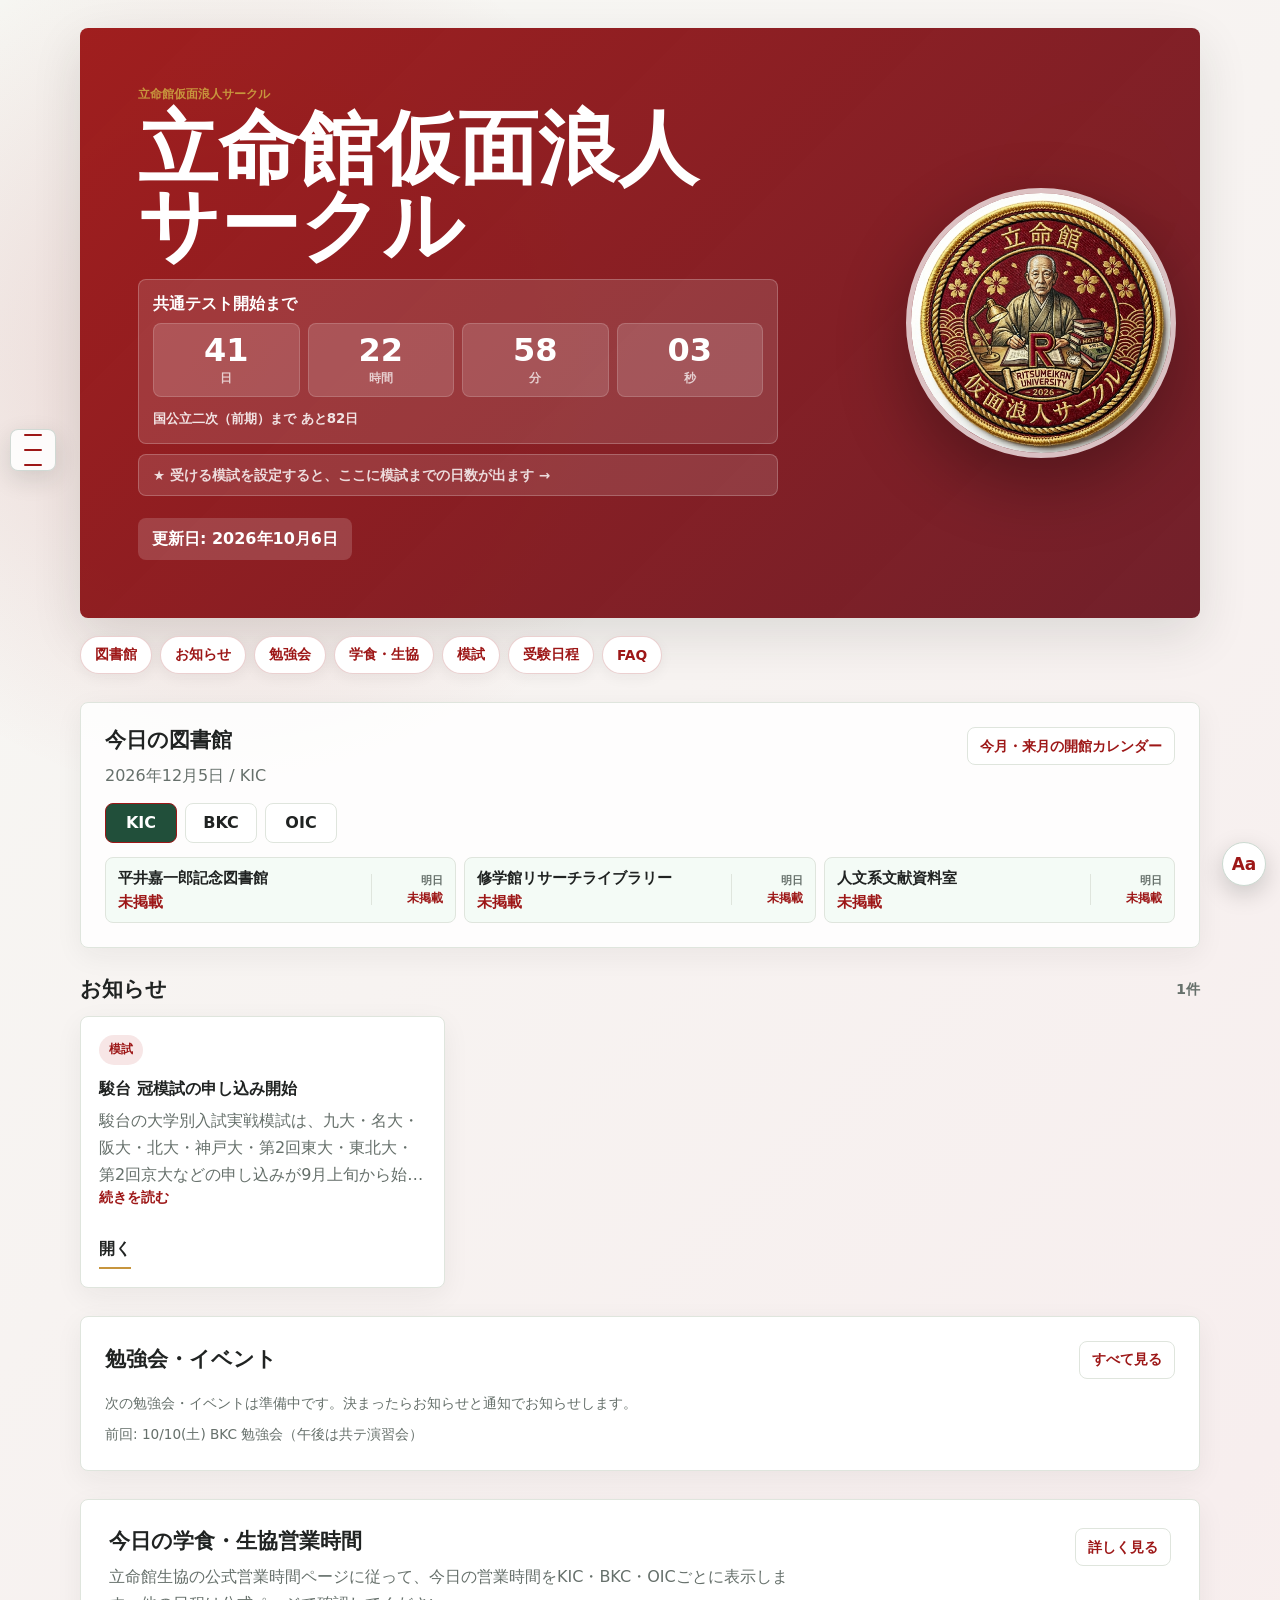
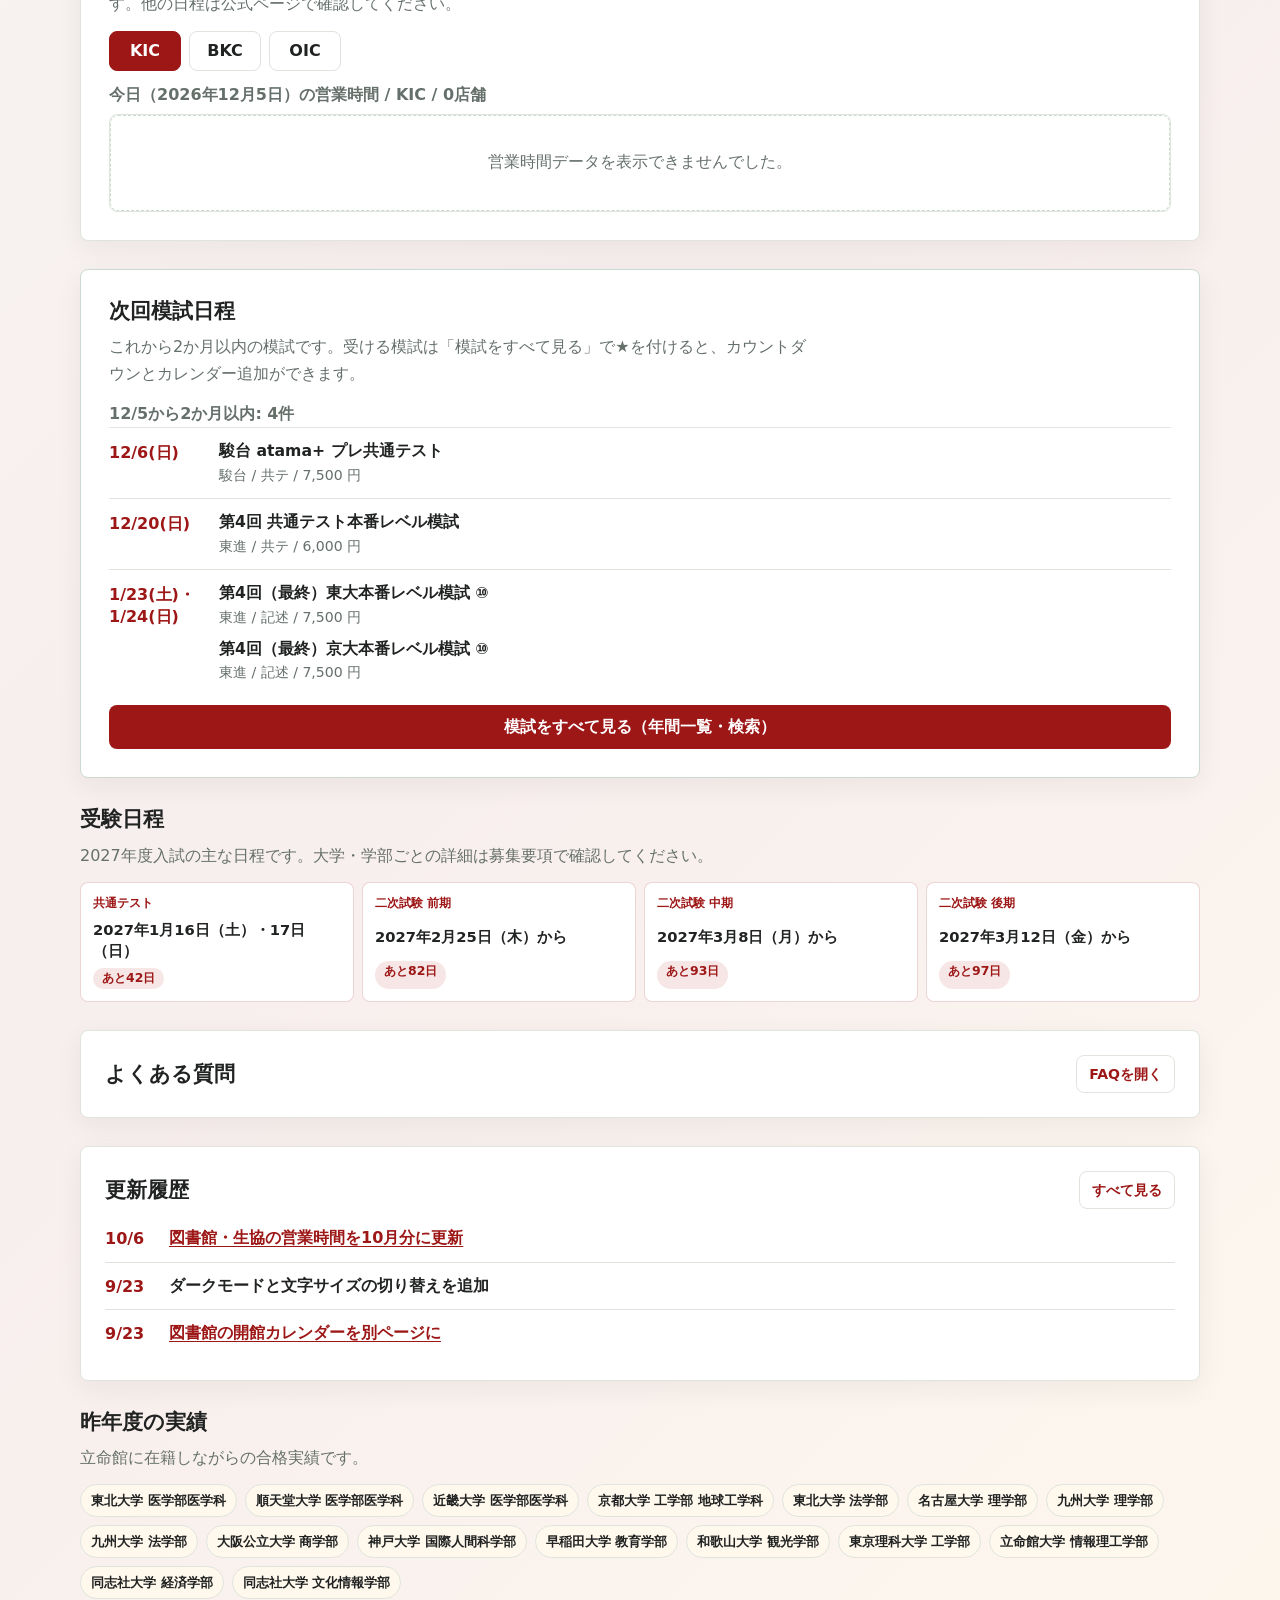
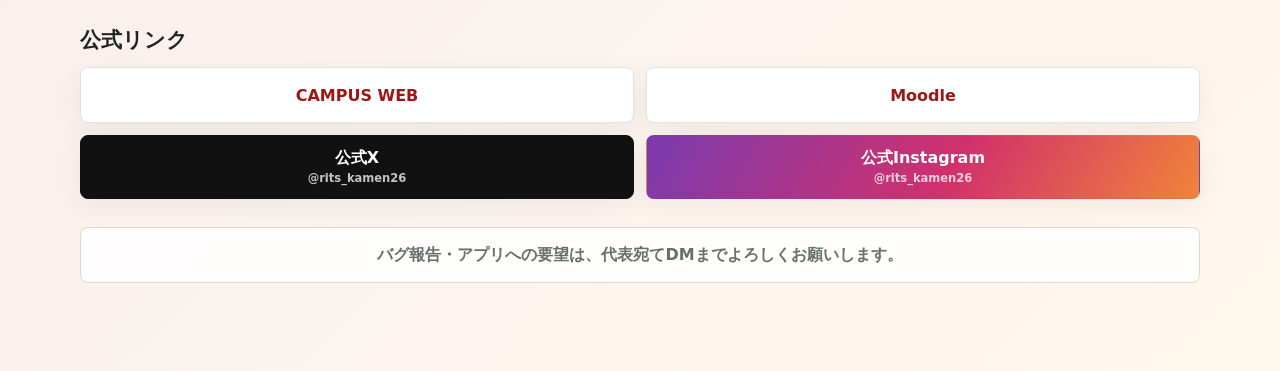
<file: index.html>
﻿<!doctype html>
<html lang="ja">
  <head>
    <meta charset="utf-8" />
    <meta name="viewport" content="width=device-width, initial-scale=1" />
    <meta name="theme-color" content="#9d1717" />
    <meta name="apple-mobile-web-app-capable" content="yes" />
    <meta name="apple-mobile-web-app-title" content="立命館仮面浪人サークル" />
    <meta name="apple-mobile-web-app-status-bar-style" content="black-translucent" />
    <title>立命館仮面浪人サークル</title>
    <link rel="icon" type="image/png" href="./assets/ritsumeikan-kamen-logo.png" />
    <link rel="apple-touch-icon" href="./assets/ritsumeikan-kamen-logo.png" />
    <link rel="manifest" href="./site.webmanifest?v=20261006-1" />
    <link rel="stylesheet" href="./styles.css?v=20261006-1" />
    <script src="./display-settings.js?v=20261006-1"></script>
  </head>
  <body>
    <main class="page">
      <nav class="side-tabs is-collapsed" id="sideTabs" aria-label="ページ内タブ">
        <button class="side-tabs__toggle" id="sideTabsToggle" type="button" aria-expanded="false" aria-label="タブを開く">
          <span aria-hidden="true"></span>
          <span aria-hidden="true"></span>
          <span aria-hidden="true"></span>
        </button>
        <div class="side-tabs__links">
          <a href="#todayLibrarySection">図書館</a>
          <a href="#noticeSection">お知らせ</a>
          <a href="#eventsSection">勉強会</a>
          <a href="#coopSection">学食・生協</a>
          <a href="#mockExam">模試</a>
          <a href="#entranceDates">受験日程</a>
        </div>
      </nav>

      <header class="hero">
        <div class="hero__content">
          <p class="eyebrow" id="siteName">立命館仮面浪人サークル</p>
          <h1 id="pageTitle">立命館仮面浪人サークル</h1>
          <section class="hero-countdown" id="commonTestCountdown" aria-label="共通テスト開始までのカウントダウン">
            <div class="hero-countdown__title">
              <h2 id="commonTestTitle">共通テスト開始まで</h2>
              <p id="commonTestTarget"></p>
            </div>
            <div class="countdown-clock" aria-live="polite">
              <span><strong id="countdownDays">0</strong><small>日</small></span>
              <span><strong id="countdownHours">00</strong><small>時間</small></span>
              <span><strong id="countdownMinutes">00</strong><small>分</small></span>
              <span><strong id="countdownSeconds">00</strong><small>秒</small></span>
            </div>
            <p class="hero-milestones" id="heroMilestones" hidden></p>
          </section>
          <a class="hero-mock" id="heroMockCountdown" href="./mock-exams.html" hidden></a>
          <p class="lead" id="pageLead"></p>
          <div class="hero__meta">
            <span id="updatedAt"></span>
          </div>
        </div>
        <div class="hero__visual" aria-hidden="true">
          <img class="hero__logo" src="./assets/ritsumeikan-kamen-logo.png" alt="" />
        </div>
      </header>

      <nav class="quick-nav" aria-label="ページ内メニュー">
        <a href="#todayLibrarySection">図書館</a>
        <a href="#noticeSection">お知らせ</a>
        <a href="#eventsSection">勉強会</a>
        <a href="#coopSection">学食・生協</a>
        <a href="#mockExam">模試</a>
        <a href="#entranceDates">受験日程</a>
        <a href="./faq.html">FAQ</a>
      </nav>

      <section class="section today-library" id="todayLibrarySection" aria-label="今日の図書館">
        <div class="section__header section__header--stack">
          <div>
            <h2>今日の図書館</h2>
            <p id="todayLibraryLead"></p>
          </div>
          <a class="source-link" href="./library.html">今月・来月の開館カレンダー</a>
        </div>
        <div class="control-row campus-controls" id="todayLibraryCampusControls" aria-label="今日の図書館キャンパス切り替え"></div>
        <div class="today-library-grid" id="todayLibrary"></div>
      </section>

      <section class="section notice-section" id="noticeSection">
        <div class="section__header">
          <h2>お知らせ</h2>
          <span id="noticeCount"></span>
        </div>
        <div class="notice-grid" id="notices"></div>
      </section>

      <section class="section events-entry" id="eventsSection" aria-label="勉強会・イベント">
        <div class="section__header">
          <h2>勉強会・イベント</h2>
          <a class="source-link" href="./events.html">すべて見る</a>
        </div>
        <div id="eventsPreview"></div>
      </section>

      <section class="section push-section" id="pushSection" aria-label="更新通知" hidden>
        <div class="push-card">
          <div class="push-card__text">
            <h2 id="pushTitle">更新通知を受け取る</h2>
            <p id="pushLead"></p>
          </div>
          <div class="push-card__action">
            <button class="push-button" id="pushButton" type="button">通知をオンにする</button>
            <p class="push-status" id="pushStatus" aria-live="polite"></p>
            <a class="push-help" href="./notify.html">通知がオンにならない時は →</a>
          </div>
        </div>
      </section>

      <section class="section coop-hours" id="coopSection" aria-label="立命館生協・学食の営業時間">
        <div class="section__header section__header--stack">
          <div>
            <h2 id="coopTitle">今日の学食・生協営業時間</h2>
            <p id="coopLead"></p>
          </div>
          <a class="source-link" id="coopSourceLink" href="https://www.ritsco-op.jp/schedule/schedule_202609.html" target="_blank" rel="noopener noreferrer">詳しく見る</a>
        </div>
        <div class="control-row campus-controls" id="coopCampusControls" aria-label="生協キャンパス切り替え"></div>
        <p class="coop-range" id="coopRange"></p>
        <div class="coop-table-wrap" id="coopHours"></div>
      </section>

      <section class="section mock-exam" id="mockExam" aria-label="次回模試日程"></section>

      <section class="section entrance-dates" id="entranceDates" aria-label="受験日程">
        <div class="section__header section__header--stack">
          <div>
            <h2>受験日程</h2>
            <p>2027年度入試の主な日程です。大学・学部ごとの詳細は募集要項で確認してください。</p>
          </div>
        </div>
        <div class="entrance-date-grid">
          <article class="entrance-date-card" data-date="2027-01-16">
            <span>共通テスト</span>
            <strong>2027年1月16日（土）・17日（日）</strong>
          </article>
          <article class="entrance-date-card" data-date="2027-02-25">
            <span>二次試験 前期</span>
            <strong>2027年2月25日（木）から</strong>
          </article>
          <article class="entrance-date-card" data-date="2027-03-08">
            <span>二次試験 中期</span>
            <strong>2027年3月8日（月）から</strong>
          </article>
          <article class="entrance-date-card" data-date="2027-03-12">
            <span>二次試験 後期</span>
            <strong>2027年3月12日（金）から</strong>
          </article>
        </div>
      </section>

      <section class="section faq-entry" aria-label="よくある質問">
        <div class="section__header section__header--stack">
          <div>
            <h2>よくある質問</h2>
          </div>
          <a class="source-link" href="./faq.html">FAQを開く</a>
        </div>
      </section>

      <section class="section changelog-entry" aria-label="更新履歴">
        <div class="section__header">
          <h2>更新履歴</h2>
          <a class="source-link" href="./updates.html">すべて見る</a>
        </div>
        <div id="changelogPreview"></div>
      </section>

      <section class="section results-section" aria-label="昨年度の実績">
        <div class="section__header section__header--stack">
          <div>
            <h2>昨年度の実績</h2>
            <p>立命館に在籍しながらの合格実績です。</p>
          </div>
        </div>
        <div class="result-list">
          <span>東北大学 医学部医学科</span>
          <span>順天堂大学 医学部医学科</span>
          <span>近畿大学 医学部医学科</span>
          <span>京都大学 工学部 地球工学科</span>
          <span>東北大学 法学部</span>
          <span>名古屋大学 理学部</span>
          <span>九州大学 理学部</span>
          <span>九州大学 法学部</span>
          <span>大阪公立大学 商学部</span>
          <span>神戸大学 国際人間科学部</span>
          <span>早稲田大学 教育学部</span>
          <span>和歌山大学 観光学部</span>
          <span>東京理科大学 工学部</span>
          <span>立命館大学 情報理工学部</span>
          <span>同志社大学 経済学部</span>
          <span>同志社大学 文化情報学部</span>
        </div>
      </section>

      <section class="section official-links" id="officialLinksSection" aria-label="公式リンク">
        <div class="section__header">
          <h2>公式リンク</h2>
        </div>
        <div class="official-link-grid" id="officialLinks"></div>
        <div class="official-link-grid official-sns" aria-label="サークル公式SNS">
          <a class="official-link x-link" href="https://x.com/rits_kamen26" target="_blank" rel="noopener noreferrer"><span>公式X</span><small>@rits_kamen26</small></a>
          <a class="official-link insta-link" href="https://www.instagram.com/rits_kamen26/" target="_blank" rel="noopener noreferrer"><span>公式Instagram</span><small>@rits_kamen26</small></a>
        </div>
      </section>

      <footer class="site-footer">
        <p>バグ報告・アプリへの要望は、代表宛てDMまでよろしくお願いします。</p>
      </footer>
    </main>

    <script src="./content.js?v=20261006-1"></script>
    <script src="./exam-schedule.js?v=20261006-1"></script>
    <script src="./library-hours.js?v=20261006-1"></script>
    <script src="./coop-hours.js?v=20261006-1"></script>
    <script src="./circle-events.js?v=20261006-1"></script>
    <script src="./calendar-export.js?v=20261006-1"></script>
    <script src="./events.js?v=20261006-1"></script>
    <script src="./changelog.js?v=20261006-1"></script>
    <script src="./updates.js?v=20261006-1"></script>
    <script src="./script.js?v=20261006-1"></script>
  </body>
</html>
</file>
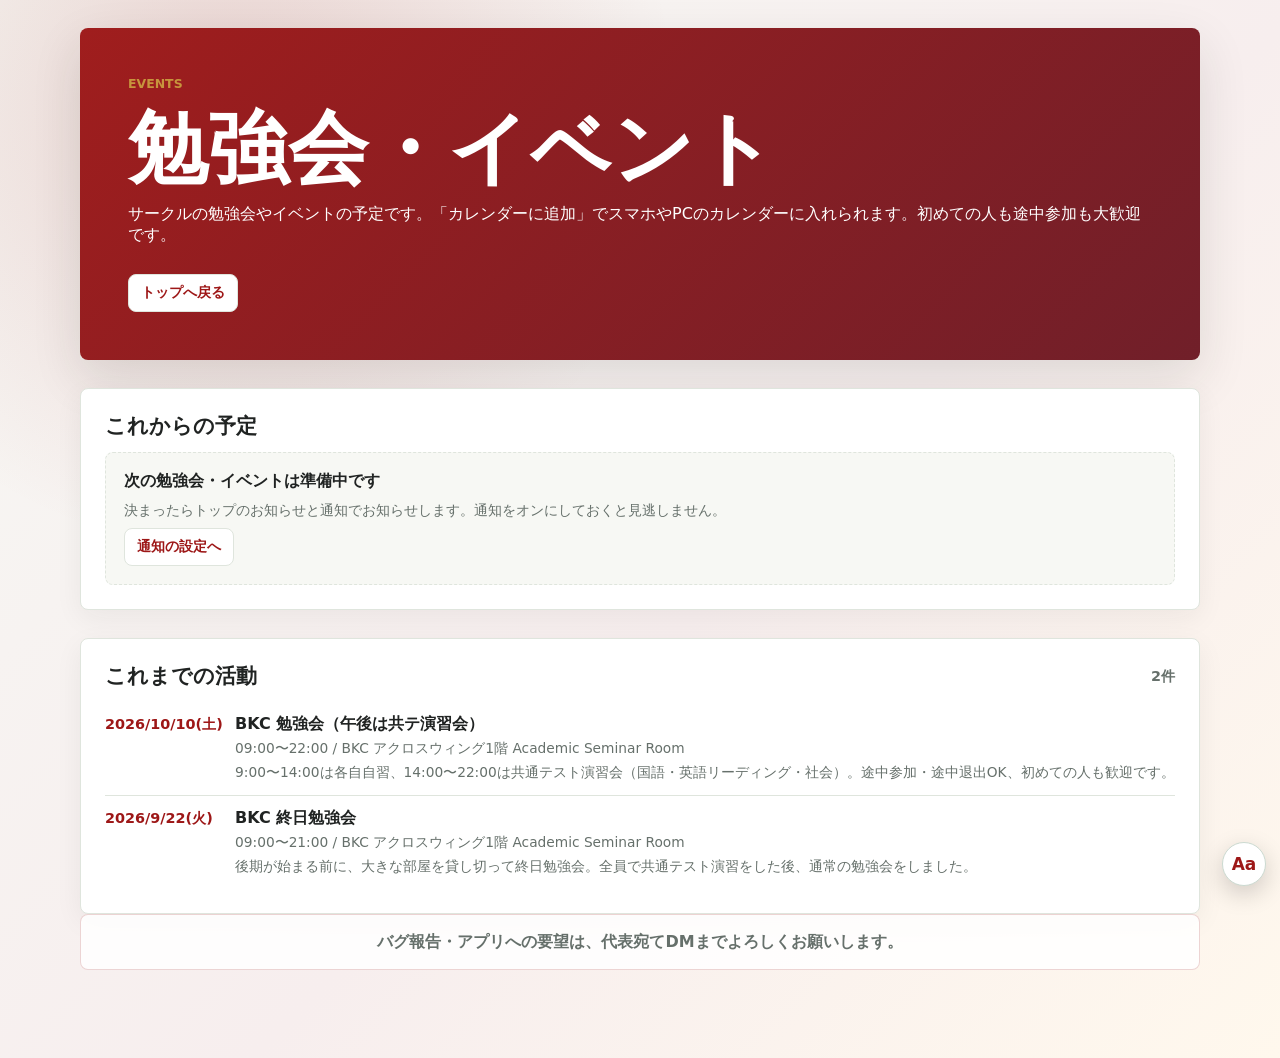
<file: events.html>
<!doctype html>
<html lang="ja">
  <head>
    <meta charset="utf-8" />
    <meta name="viewport" content="width=device-width, initial-scale=1" />
    <meta name="theme-color" content="#9d1717" />
    <meta name="apple-mobile-web-app-capable" content="yes" />
    <meta name="apple-mobile-web-app-title" content="立命館仮面浪人サークル" />
    <title>勉強会・イベント | 立命館仮面浪人サークル</title>
    <link rel="icon" type="image/png" href="./assets/ritsumeikan-kamen-logo.png" />
    <link rel="apple-touch-icon" href="./assets/ritsumeikan-kamen-logo.png" />
    <link rel="manifest" href="./site.webmanifest?v=20261006-1" />
    <link rel="stylesheet" href="./styles.css?v=20261006-1" />
    <script src="./display-settings.js?v=20261006-1"></script>
  </head>
  <body>
    <main class="page">
      <header class="faq-hero">
        <p class="eyebrow">EVENTS</p>
        <h1>勉強会・イベント</h1>
        <p>サークルの勉強会やイベントの予定です。「カレンダーに追加」でスマホやPCのカレンダーに入れられます。初めての人も途中参加も大歓迎です。</p>
        <a class="source-link" href="./index.html">トップへ戻る</a>
      </header>

      <section class="section ev-panel" aria-label="これからの予定">
        <div class="section__header">
          <h2>これからの予定</h2>
        </div>
        <div class="ev-list" id="evUpcoming"></div>
      </section>

      <section class="section ev-panel" id="evPastSection" aria-label="これまでの活動" hidden>
        <div class="section__header">
          <h2>これまでの活動</h2>
          <span id="evPastCount"></span>
        </div>
        <div id="evPast"></div>
      </section>

      <footer class="site-footer">
        <p>バグ報告・アプリへの要望は、代表宛てDMまでよろしくお願いします。</p>
      </footer>
    </main>

    <script src="./circle-events.js?v=20261006-1"></script>
    <script src="./calendar-export.js?v=20261006-1"></script>
    <script src="./events.js?v=20261006-1"></script>
  </body>
</html>
</file>
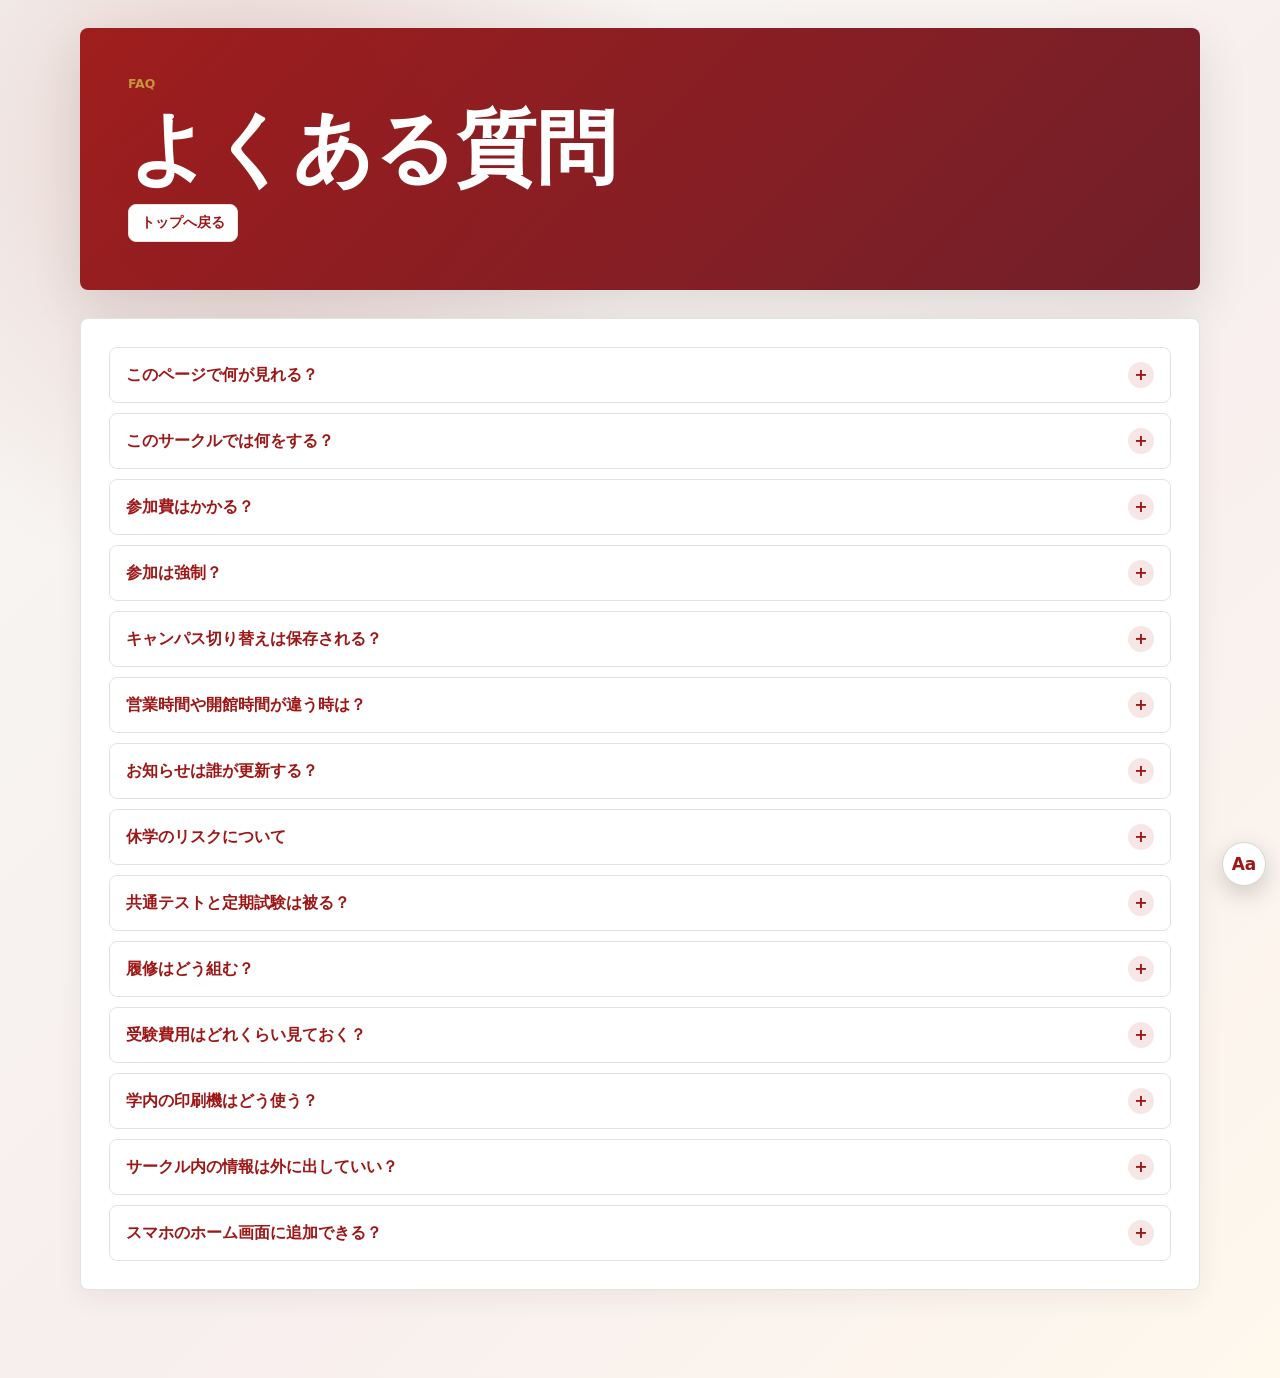
<file: faq.html>
﻿<!doctype html>
<html lang="ja">
  <head>
    <meta charset="utf-8" />
    <meta name="viewport" content="width=device-width, initial-scale=1" />
    <meta name="theme-color" content="#9d1717" />
    <title>よくある質問 | 立命館仮面浪人サークル</title>
    <link rel="icon" type="image/png" href="./assets/ritsumeikan-kamen-logo.png" />
    <link rel="apple-touch-icon" href="./assets/ritsumeikan-kamen-logo.png" />
    <link rel="manifest" href="./site.webmanifest?v=20261006-1" />
    <link rel="stylesheet" href="./styles.css?v=20261006-1" />
    <script src="./display-settings.js?v=20261006-1"></script>
  </head>
  <body>
    <main class="page">
      <header class="faq-hero">
        <p class="eyebrow">FAQ</p>
        <h1>よくある質問</h1>
        <a class="source-link" href="./index.html">トップへ戻る</a>
      </header>

      <section class="section faq-list" aria-label="よくある質問">
        <details class="faq-item">
          <summary>このページで何が見れる？</summary>
          <p>今日の図書館（今月・来月の開館カレンダーは別ページ）、生協営業時間、次回模試日程（「模試をすべて見る」から年間一覧も）、お知らせを確認できます。</p>
        </details>

        <details class="faq-item">
          <summary>このサークルでは何をする？</summary>
          <p>Discordでの情報共有、各キャンパスでの勉強会、キャンパスをまたいだセット演習、共通テスト・二次試験直前演習、履修相談を行います。</p>
        </details>

        <details class="faq-item">
          <summary>参加費はかかる？</summary>
          <p>参加費はかかりません。</p>
        </details>

        <details class="faq-item">
          <summary>参加は強制？</summary>
          <p>強制ではありません。自分で進めたい人も、仲間と刺激し合いたい人も、それぞれの距離感で参加できます。</p>
        </details>

        <details class="faq-item">
          <summary>キャンパス切り替えは保存される？</summary>
          <p>KIC/BKC/OICの選択は同じブラウザに保存されます。次に開いた時も前回選んだキャンパスで表示されます。</p>
        </details>

        <details class="faq-item">
          <summary>営業時間や開館時間が違う時は？</summary>
          <p>公式ページ側の臨時変更がある場合があります。迷った時は各セクションの公式ページを確認してください。</p>
        </details>

        <details class="faq-item">
          <summary>お知らせは誰が更新する？</summary>
          <p>開発者が `content.js` を編集して更新します。期限付きのお知らせは、期限を過ぎると自動で非表示になります。</p>
        </details>

        <details class="faq-item">
          <summary>休学のリスクについて</summary>
          <p>休学は学部・時期・理由によって扱いが変わります。仮面浪人目的での休学が認められるとは限らないので、所属学部の事務室で申請期限、必要書類、学費、復学後の履修リスクを確認してください。</p>
          <div class="leave-map" aria-label="休学判断マップ">
            <div class="leave-map__lane">
              <h3>手続きの流れ</h3>
              <ol class="leave-steps">
                <li><span>1</span><strong>学部事務室へ相談</strong><small>申請期限・必要書類・学費を確認</small></li>
                <li><span>2</span><strong>休学届を受け取る</strong><small>理由と期間を整理して書く</small></li>
                <li><span>3</span><strong>提出時に理由確認</strong><small>事務室で事情を聞かれる場合あり</small></li>
                <li><span>4</span><strong>教授などと面談</strong><small>今後の見通しを説明する場合あり</small></li>
                <li><span>5</span><strong>許可後に休学</strong><small>復学時期と履修計画を必ず残す</small></li>
              </ol>
            </div>

            <div class="leave-map__lane leave-map__lane--risk">
              <h3>失敗した時の重さ</h3>
              <div class="risk-chain">
                <div><strong>休学中</strong><span>単位を積めない</span></div>
                <div><strong>復学後</strong><span>必修・専門の回収が重い</span></div>
                <div><strong>残留時</strong><span>ほぼ留年、5回生も視野</span></div>
              </div>
              <div class="semester-flow" aria-label="休学後に学期がずれる例">
                <h4>半期ずれの例</h4>
                <ol>
                  <li>
                    <span>1</span>
                    <div>
                      <strong>1年秋学期で休学</strong>
                      <small>休学した半期分が、学籍上の進み方に繰り越される。</small>
                    </div>
                  </li>
                  <li>
                    <span>2</span>
                    <div>
                      <strong>本来の2年春が「1年秋扱い」になる</strong>
                      <small>まだ1回生として扱われ、1回生配当の授業を中心に履修することになる。</small>
                    </div>
                  </li>
                  <li>
                    <span>3</span>
                    <div>
                      <strong>2年秋の時期が「2年春扱い」になる</strong>
                      <small>周りが春の基礎を終えて応用に進む中、基礎を取り切れていない状態で専門が重くなる。</small>
                    </div>
                  </li>
                  <li>
                    <span>4</span>
                    <div>
                      <strong>卒業が5回生春まで伸びる可能性</strong>
                      <small>半期分遅れるため、最短でも5年目の春学期まで在籍が必要になる場合がある。</small>
                    </div>
                  </li>
                </ol>
              </div>
              <ul class="risk-list">
                <li>配当回生、開講学期、前提科目の都合で履修の連鎖が崩れる可能性がある。</li>
                <li>学籍上の回生・配当学期が半期ずれると、その時点で指定された科目しか取れず、履修計画が大きく制限される場合がある。</li>
                <li>休学中の費用、奨学金、復学後の納付時期は事前確認が必要。</li>
                <li>受験後に残留した場合、単位回収、就活、ゼミ・研究室、生活リズムの立て直しが同時に来る。</li>
              </ul>
            </div>
          </div>
        </details>

        <details class="faq-item">
          <summary>共通テストと定期試験は被る？</summary>
          <p>基本的には大きな問題になりにくいですが、万が一に備えて後期の履修で教養科目を詰め込みすぎない方が安全です。残留した場合の単位回収も考えて履修を組んでください。</p>
        </details>

        <details class="faq-item">
          <summary>履修はどう組む？</summary>
          <p>秋学期は教養科目を抑えめにしつつ、基礎専門・専門など残留時に必要になる単位はある程度残しておくのが無難です。全休を作れるなら、まとまった勉強時間として使いやすくなります。</p>
        </details>

        <details class="faq-item">
          <summary>受験費用はどれくらい見ておく？</summary>
          <p>受験料、模試、交通費、参考書などで最低でも15万円程度は見ておくと安心です。受験校数や遠征の有無で大きく変わります。</p>
        </details>

        <details class="faq-item">
          <summary>学内の印刷機はどう使う？</summary>
          <p>プリントステーションのRAINBOW複合機で、資料の印刷や文献コピーができます。自分のPC・スマホから印刷する場合は、学内Wi-Fiに接続してプリンタードライバーを設定します。設置PCを使う場合はRAINBOWユーザーIDでログインして、USBやオンラインストレージのデータを印刷できます。利用後は複合機の操作パネルでログアウトし、学生証・原本・印刷物の置き忘れに注意してください。学生は年間の印刷枚数に上限があるので、最新条件は公式案内を確認してください。</p>
          <a class="faq-reference" href="https://it.support.ritsumei.ac.jp/hc/ja/articles/900006851923-%E3%83%97%E3%83%AA%E3%83%B3%E3%83%88%E3%82%B9%E3%83%86%E3%83%BC%E3%82%B7%E3%83%A7%E3%83%B3%E3%81%AE%E5%88%A9%E7%94%A8%E3%81%AB%E3%81%A4%E3%81%84%E3%81%A6" target="_blank" rel="noopener noreferrer">プリントステーションの公式案内</a>
        </details>

        <details class="faq-item">
          <summary>サークル内の情報は外に出していい？</summary>
          <p>Discord内の活動内容や共有資料の口外は禁止です。写真・動画を扱う時は肖像権にも注意してください。</p>
        </details>

        <details class="faq-item">
          <summary>スマホのホーム画面に追加できる？</summary>
          <p>できます。SafariやChromeの共有メニューからホーム画面に追加してください。</p>
        </details>
      </section>
    </main>
  </body>
</html>
</file>
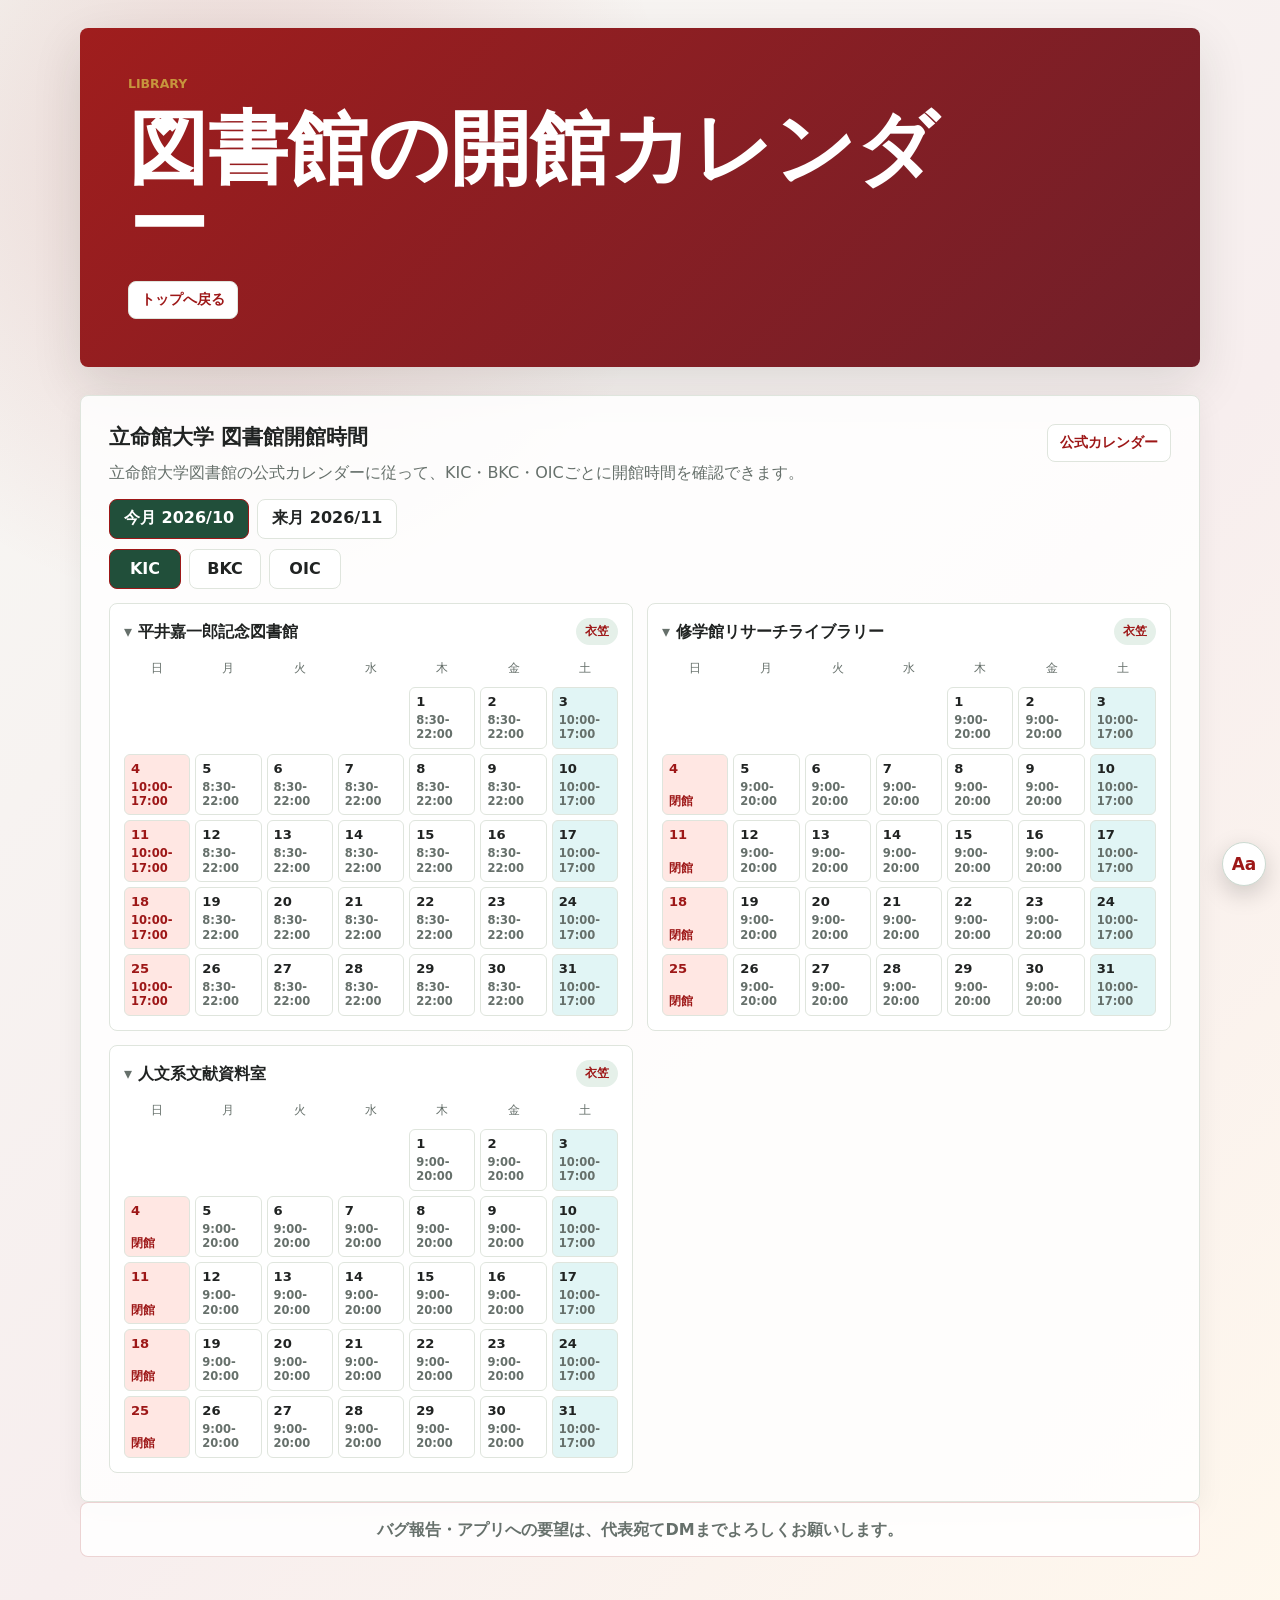
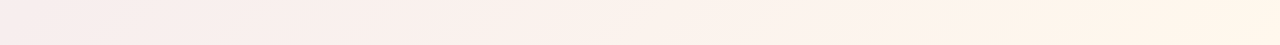
<file: library.html>
<!doctype html>
<html lang="ja">
  <head>
    <meta charset="utf-8" />
    <meta name="viewport" content="width=device-width, initial-scale=1" />
    <meta name="theme-color" content="#9d1717" />
    <meta name="apple-mobile-web-app-capable" content="yes" />
    <meta name="apple-mobile-web-app-title" content="立命館仮面浪人サークル" />
    <title>図書館の開館カレンダー | 立命館仮面浪人サークル</title>
    <link rel="icon" type="image/png" href="./assets/ritsumeikan-kamen-logo.png" />
    <link rel="apple-touch-icon" href="./assets/ritsumeikan-kamen-logo.png" />
    <link rel="manifest" href="./site.webmanifest?v=20261006-1" />
    <link rel="stylesheet" href="./styles.css?v=20261006-1" />
    <script src="./display-settings.js?v=20261006-1"></script>
  </head>
  <body>
    <main class="page">
      <header class="faq-hero">
        <p class="eyebrow">LIBRARY</p>
        <h1>図書館の開館カレンダー</h1>
        <a class="source-link" href="./index.html">トップへ戻る</a>
      </header>

      <section class="section library-hours" id="librarySection" aria-label="立命館大学図書館の開館時間">
        <div class="section__header section__header--stack">
          <div>
            <h2 id="libraryTitle">立命館大学 図書館開館時間</h2>
            <p id="libraryLead"></p>
          </div>
          <a class="source-link" id="librarySourceLink" href="https://www.ritsumei.ac.jp/lib/a03/010/" target="_blank" rel="noopener noreferrer">公式カレンダー</a>
        </div>
        <div class="control-row" id="libraryMonthControls" aria-label="表示月の切り替え"></div>
        <div class="control-row campus-controls" id="libraryCampusControls" aria-label="図書館キャンパス切り替え"></div>
        <div class="library-grid" id="libraryCalendars" data-expand-all="true"></div>
      </section>

      <footer class="site-footer">
        <p>バグ報告・アプリへの要望は、代表宛てDMまでよろしくお願いします。</p>
      </footer>
    </main>

    <script src="./content.js?v=20261006-1"></script>
    <script src="./library-hours.js?v=20261006-1"></script>
    <script src="./script.js?v=20261006-1"></script>
  </body>
</html>
</file>
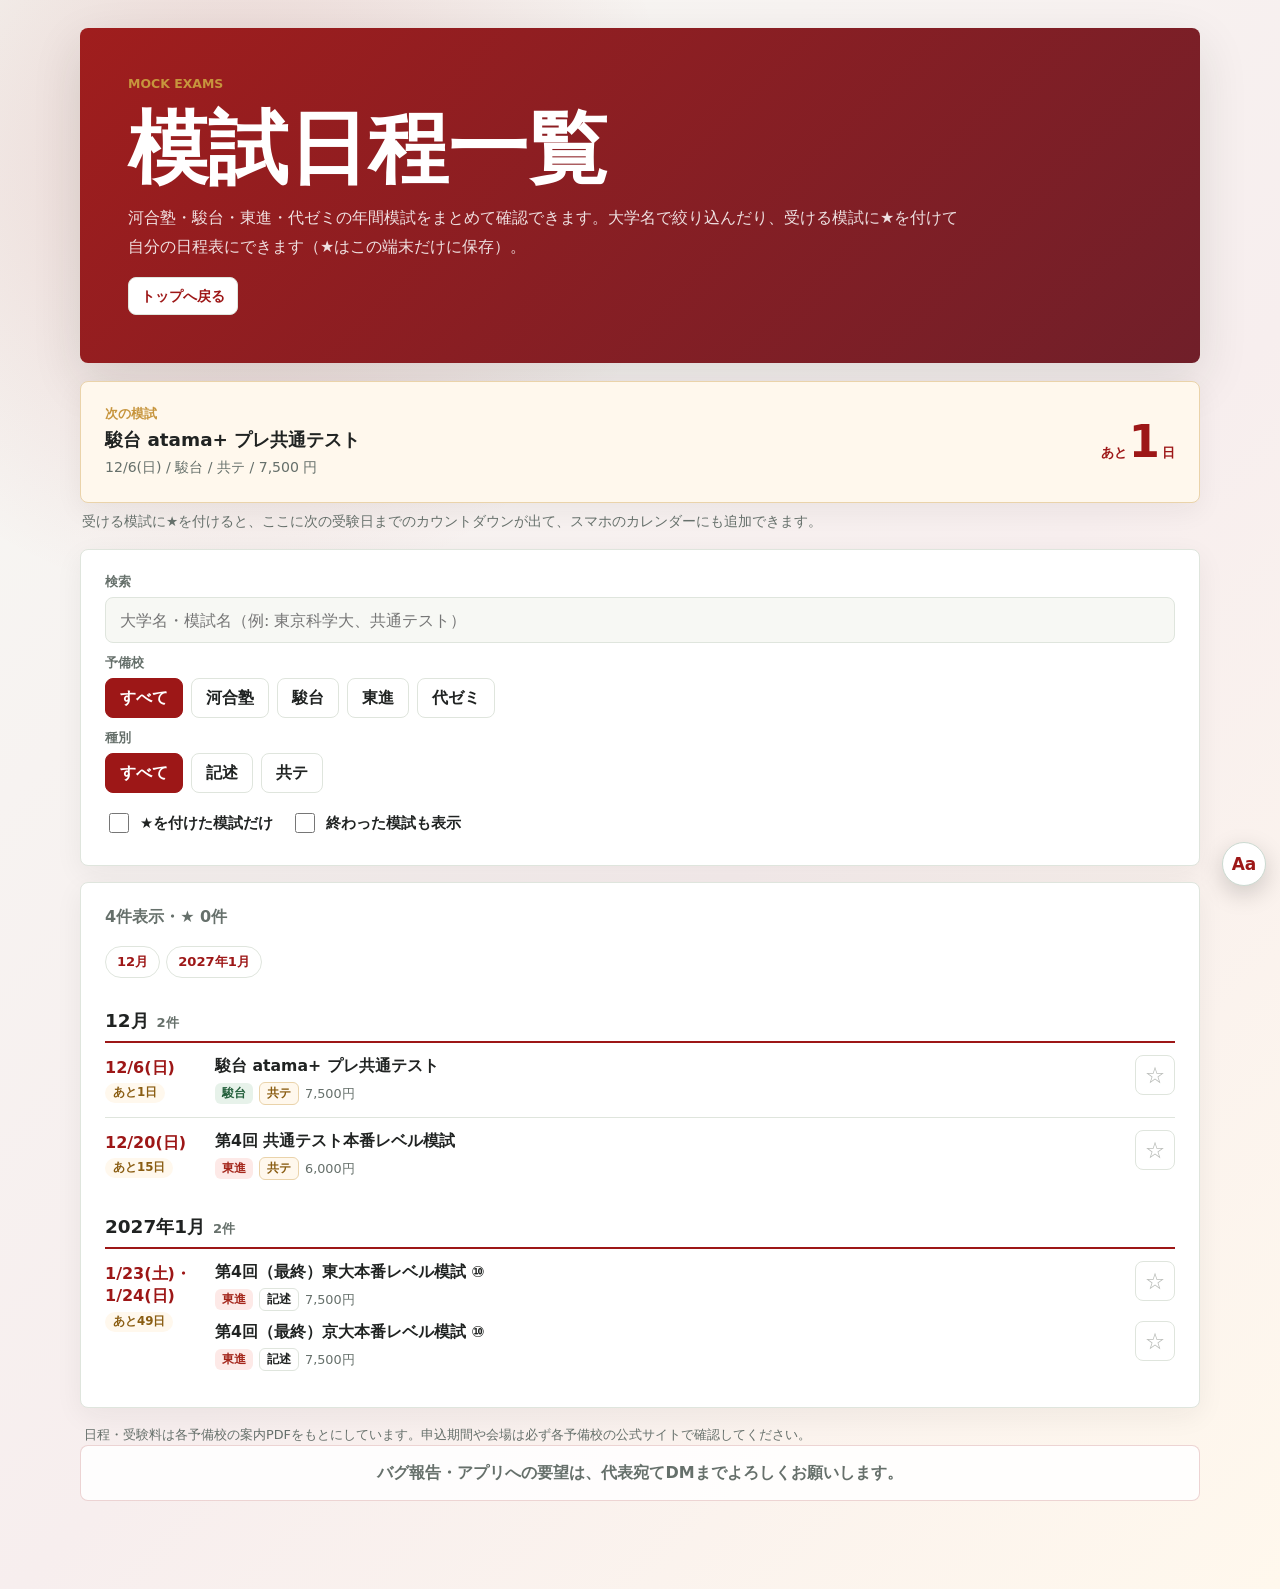
<file: mock-exams.html>
<!doctype html>
<html lang="ja">
  <head>
    <meta charset="utf-8" />
    <meta name="viewport" content="width=device-width, initial-scale=1" />
    <meta name="theme-color" content="#9d1717" />
    <meta name="apple-mobile-web-app-capable" content="yes" />
    <meta name="apple-mobile-web-app-title" content="立命館仮面浪人サークル" />
    <title>模試日程一覧 | 立命館仮面浪人サークル</title>
    <link rel="icon" type="image/png" href="./assets/ritsumeikan-kamen-logo.png" />
    <link rel="apple-touch-icon" href="./assets/ritsumeikan-kamen-logo.png" />
    <link rel="manifest" href="./site.webmanifest?v=20261006-1" />
    <link rel="stylesheet" href="./styles.css?v=20261006-1" />
    <script src="./display-settings.js?v=20261006-1"></script>
  </head>
  <body>
    <main class="page mx-page">
      <header class="faq-hero mx-hero">
        <p class="eyebrow">MOCK EXAMS</p>
        <h1>模試日程一覧</h1>
        <p>河合塾・駿台・東進・代ゼミの年間模試をまとめて確認できます。大学名で絞り込んだり、受ける模試に★を付けて自分の日程表にできます（★はこの端末だけに保存）。</p>
        <div class="hero-link-row">
          <a class="source-link" href="./index.html">トップへ戻る</a>
        </div>
      </header>

      <section class="section mx-next" id="mxNext" aria-label="次の模試"></section>

      <section class="section mx-cal" id="mxCal" aria-label="カレンダーに追加" hidden>
        <div class="mx-cal__head">
          <div>
            <h2>★の模試をカレンダーに追加</h2>
            <p id="mxCalLead"></p>
          </div>
          <button class="primary-action mx-cal__button" type="button" id="mxCalDownload">カレンダーに追加</button>
        </div>
        <details class="mx-cal__google">
          <summary>Googleカレンダーに1件ずつ追加する（Android向け）</summary>
          <ul id="mxCalGoogle"></ul>
        </details>
        <p class="mx-cal__note">iPhone・Mac は「すべて追加」、PC はダウンロードしたファイルを開くとカレンダーに入ります。前日20時に通知が出るように設定しています。★を増やしたときはもう一度押してください（同じ模試は二重に入りにくいようにしています）。</p>
      </section>

      <section class="section mx-panel" aria-label="絞り込み">
        <label class="mx-search">
          <span class="mx-label">検索</span>
          <input id="mxSearch" type="search" inputmode="search" autocomplete="off" placeholder="大学名・模試名（例: 東京科学大、共通テスト）" />
        </label>
        <div class="mx-filter">
          <span class="mx-label">予備校</span>
          <div class="control-row mx-chips" id="mxProvider"></div>
        </div>
        <div class="mx-filter">
          <span class="mx-label">種別</span>
          <div class="control-row mx-chips" id="mxCategory"></div>
        </div>
        <div class="mx-toggles">
          <label class="mx-switch"><input type="checkbox" id="mxStarOnly" /><span>★を付けた模試だけ</span></label>
          <label class="mx-switch"><input type="checkbox" id="mxShowPast" /><span>終わった模試も表示</span></label>
        </div>
      </section>

      <section class="section mx-results" aria-label="模試一覧">
        <div class="mx-results__head">
          <p class="mock-exam__count" id="mxCount"></p>
          <button class="ghost-action mx-reset" type="button" id="mxReset">条件をリセット</button>
        </div>
        <nav class="mx-months" id="mxMonths" aria-label="月へ移動"></nav>
        <div id="mxList"></div>
      </section>

      <p class="mx-note">日程・受験料は各予備校の案内PDFをもとにしています。申込期間や会場は必ず各予備校の公式サイトで確認してください。</p>

      <footer class="site-footer">
        <p>バグ報告・アプリへの要望は、代表宛てDMまでよろしくお願いします。</p>
      </footer>
    </main>

    <script src="./exam-schedule.js?v=20261006-1"></script>
    <script src="./calendar-export.js?v=20261006-1"></script>
    <script src="./mock-exams.js?v=20261006-1"></script>
  </body>
</html>
</file>
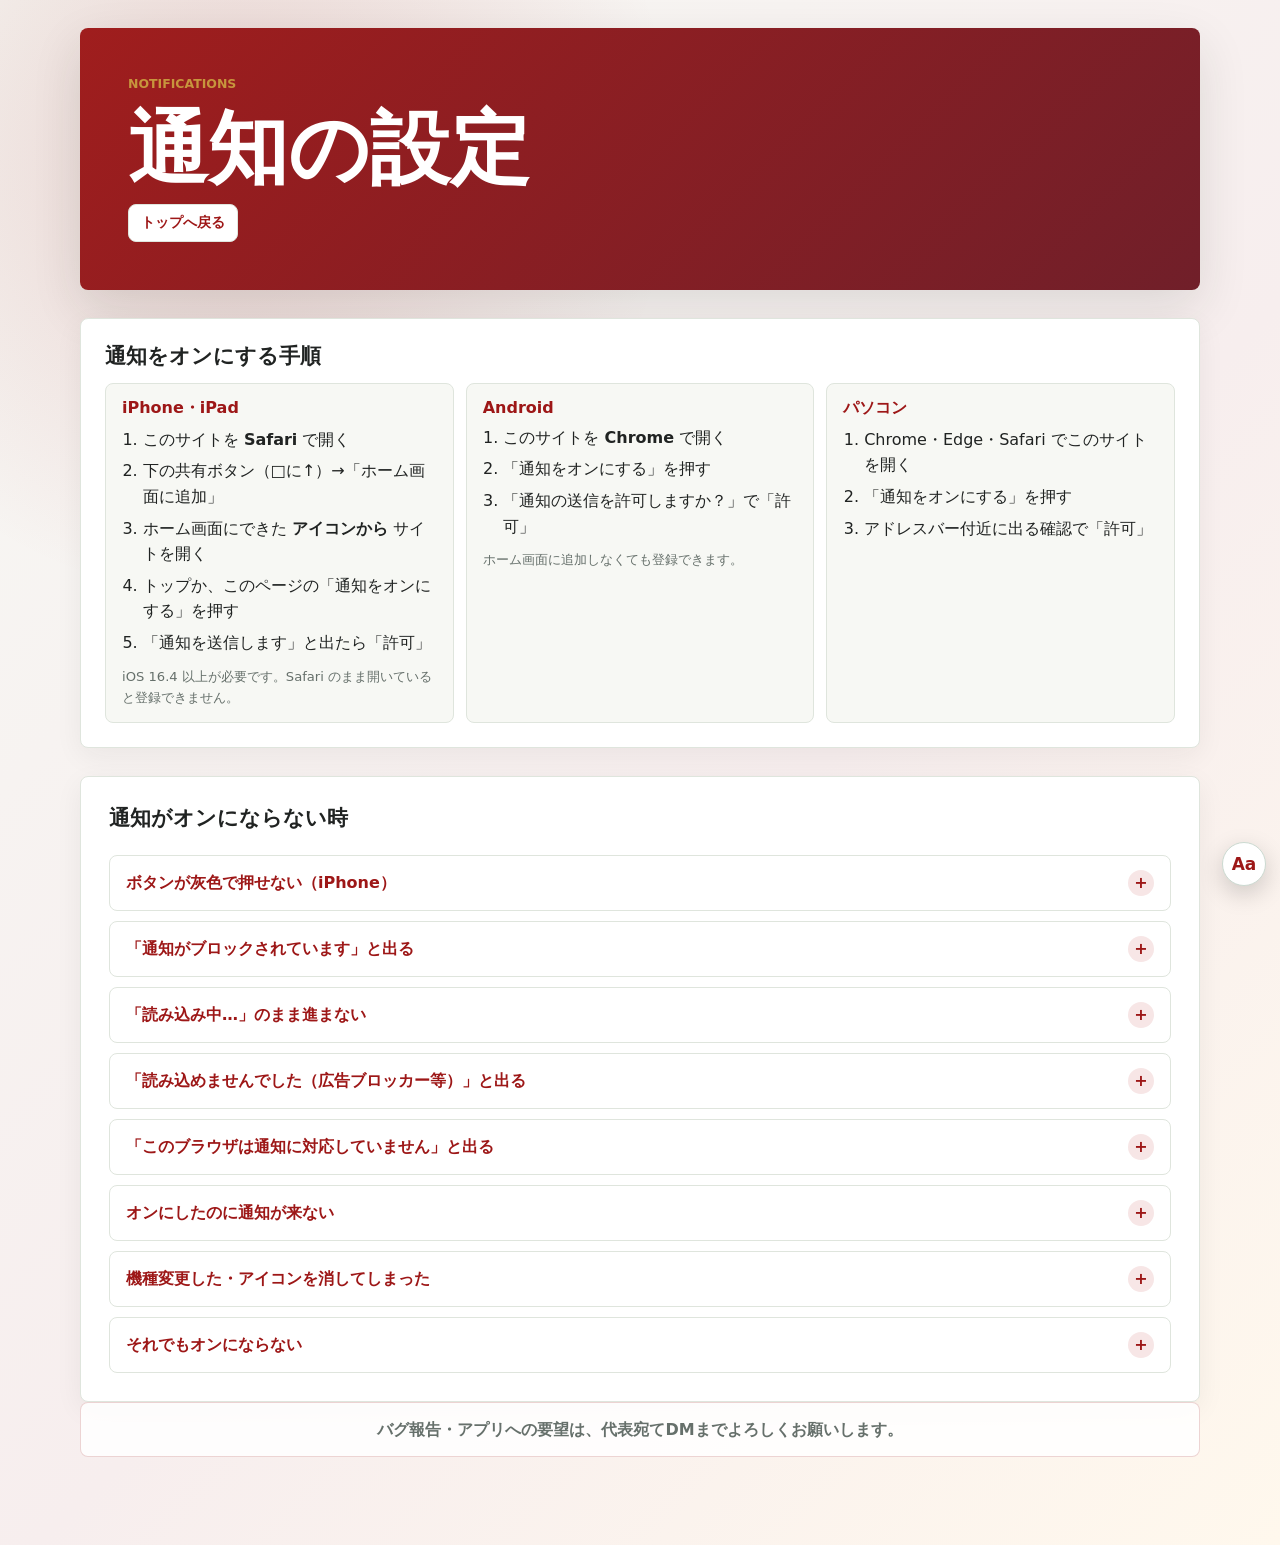
<file: notify.html>
<!doctype html>
<html lang="ja">
  <head>
    <meta charset="utf-8" />
    <meta name="viewport" content="width=device-width, initial-scale=1" />
    <meta name="theme-color" content="#9d1717" />
    <meta name="apple-mobile-web-app-capable" content="yes" />
    <meta name="apple-mobile-web-app-title" content="立命館仮面浪人サークル" />
    <title>通知の設定 | 立命館仮面浪人サークル</title>
    <link rel="icon" type="image/png" href="./assets/ritsumeikan-kamen-logo.png" />
    <link rel="apple-touch-icon" href="./assets/ritsumeikan-kamen-logo.png" />
    <link rel="manifest" href="./site.webmanifest?v=20261006-1" />
    <link rel="stylesheet" href="./styles.css?v=20261006-1" />
    <script src="./display-settings.js?v=20261006-1"></script>
  </head>
  <body>
    <main class="page">
      <header class="faq-hero">
        <p class="eyebrow">NOTIFICATIONS</p>
        <h1>通知の設定</h1>
        <a class="source-link" href="./index.html">トップへ戻る</a>
      </header>

      <section class="section push-section" id="pushSection" aria-label="更新通知" hidden>
        <div class="push-card">
          <div class="push-card__text">
            <h2 id="pushTitle">更新通知を受け取る</h2>
            <p id="pushLead"></p>
          </div>
          <div class="push-card__action">
            <button class="push-button" id="pushButton" type="button">通知をオンにする</button>
            <p class="push-status" id="pushStatus" aria-live="polite"></p>
          </div>
        </div>
      </section>

      <section class="section notify-steps" aria-label="通知をオンにする手順">
        <div class="section__header">
          <h2>通知をオンにする手順</h2>
        </div>
        <div class="notify-step-grid">
          <article class="notify-step-card">
            <h3>iPhone・iPad</h3>
            <ol>
              <li>このサイトを <b>Safari</b> で開く</li>
              <li>下の共有ボタン（□に↑）→「ホーム画面に追加」</li>
              <li>ホーム画面にできた <b>アイコンから</b> サイトを開く</li>
              <li>トップか、このページの「通知をオンにする」を押す</li>
              <li>「通知を送信します」と出たら「許可」</li>
            </ol>
            <p class="notify-note">iOS 16.4 以上が必要です。Safari のまま開いていると登録できません。</p>
          </article>
          <article class="notify-step-card">
            <h3>Android</h3>
            <ol>
              <li>このサイトを <b>Chrome</b> で開く</li>
              <li>「通知をオンにする」を押す</li>
              <li>「通知の送信を許可しますか？」で「許可」</li>
            </ol>
            <p class="notify-note">ホーム画面に追加しなくても登録できます。</p>
          </article>
          <article class="notify-step-card">
            <h3>パソコン</h3>
            <ol>
              <li>Chrome・Edge・Safari でこのサイトを開く</li>
              <li>「通知をオンにする」を押す</li>
              <li>アドレスバー付近に出る確認で「許可」</li>
            </ol>
          </article>
        </div>
      </section>

      <section class="section faq-list notify-trouble" aria-label="通知がオンにならない時">
        <div class="section__header">
          <h2>通知がオンにならない時</h2>
        </div>

        <details class="faq-item">
          <summary>ボタンが灰色で押せない（iPhone）</summary>
          <p>Safari でサイトを開いたままになっています。共有ボタンから「ホーム画面に追加」し、ホーム画面のアイコンから開き直してください。</p>
        </details>

        <details class="faq-item">
          <summary>「通知がブロックされています」と出る</summary>
          <p>以前「許可しない」を選んだため、端末側で止まっています。次の場所で許可に変えてから、ページを開き直してください。</p>
          <p><b>iPhone：</b>設定アプリ →「通知」→「立命館仮面浪人サークル」→「通知を許可」をオン</p>
          <p><b>Android（Chrome）：</b>アドレスバー左のアイコン →「権限」または「サイトの設定」→「通知」→「許可」</p>
          <p><b>パソコン（Chrome・Edge）：</b>アドレスバー左の鍵マーク →「サイトの設定」→「通知」→「許可」</p>
        </details>

        <details class="faq-item">
          <summary>「読み込み中…」のまま進まない</summary>
          <p>電波の良いところで、アプリ（またはタブ）を一度完全に閉じて開き直してください。それでも直らない時は、ホーム画面のアイコンを削除してから「ホーム画面に追加」をやり直すと直ることが多いです。</p>
        </details>

        <details class="faq-item">
          <summary>「読み込めませんでした（広告ブロッカー等）」と出る</summary>
          <p>広告ブロッカーやコンテンツブロッカーが通知サービスを止めています。このサイトだけブロッカーをオフにしてから開き直してください。iPhone は 設定アプリ →「アプリ」→「Safari」→「拡張機能」やブロッカーアプリの設定を確認してください。</p>
        </details>

        <details class="faq-item">
          <summary>「このブラウザは通知に対応していません」と出る</summary>
          <p>次のどれかの可能性があります。</p>
          <p>・LINE・Instagram・Discord などのアプリ内でリンクを開いている → 右上のメニューから「Safari（ブラウザ）で開く」を選んでください。</p>
          <p>・iPhone の iOS が 16.3 以前 → 設定アプリ →「一般」→「ソフトウェアアップデート」で更新してください。</p>
          <p>・プライベートブラウズ／シークレットモードで開いている → 通常のモードで開いてください。</p>
        </details>

        <details class="faq-item">
          <summary>オンにしたのに通知が来ない</summary>
          <p>通知はサイトの「お知らせ」が追加された時だけ届きます。集中モード・おやすみモードがオンになっていないか、iPhone は 設定アプリ →「通知」→「立命館仮面浪人サークル」で許可されているかを確認してください。直らない時は、ボタンで一度「通知をオフにする」→「通知をオンにする」とやり直してください。</p>
        </details>

        <details class="faq-item">
          <summary>機種変更した・アイコンを消してしまった</summary>
          <p>通知の登録は端末（とホーム画面のアイコン）ごとです。新しい端末やアイコンを追加し直した後は、もう一度「通知をオンにする」を押してください。</p>
        </details>

        <details class="faq-item">
          <summary>それでもオンにならない</summary>
          <p>使っている端末（例：iPhone 13 / iOS 18）と、ボタンの下に出ているメッセージをそのまま添えて、代表宛てにDMしてください。</p>
        </details>
      </section>

      <footer class="site-footer">
        <p>バグ報告・アプリへの要望は、代表宛てDMまでよろしくお願いします。</p>
      </footer>
    </main>

    <script src="./content.js?v=20261006-1"></script>
    <script src="./script.js?v=20261006-1"></script>
  </body>
</html>
</file>
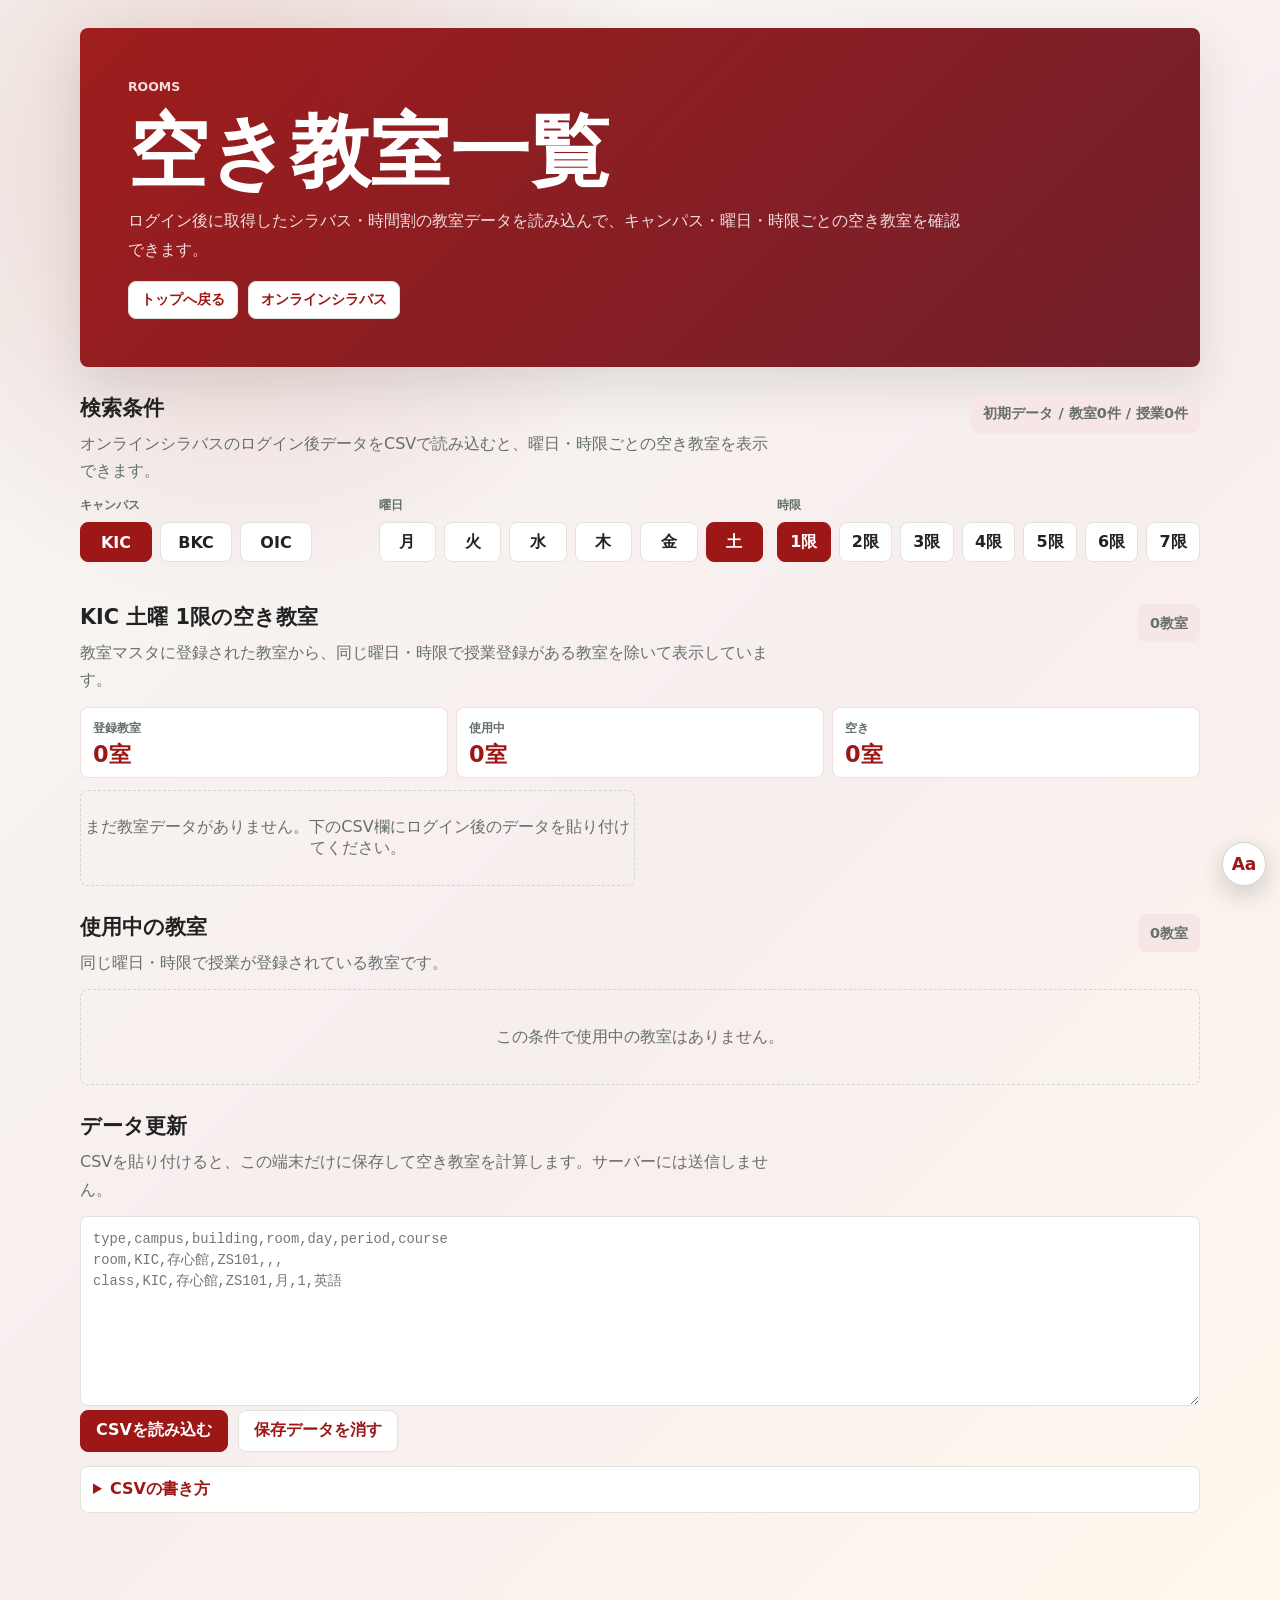
<file: rooms.html>
﻿<!doctype html>
<html lang="ja">
  <head>
    <meta charset="utf-8" />
    <meta name="viewport" content="width=device-width, initial-scale=1" />
    <meta name="theme-color" content="#9d1717" />
    <title>空き教室一覧 | 立命館仮面浪人サークル</title>
    <link rel="icon" type="image/png" href="./assets/ritsumeikan-kamen-logo.png" />
    <link rel="apple-touch-icon" href="./assets/ritsumeikan-kamen-logo.png" />
    <link rel="manifest" href="./site.webmanifest?v=20261006-1" />
    <link rel="stylesheet" href="./styles.css?v=20261006-1" />
    <script src="./display-settings.js?v=20261006-1"></script>
  </head>
  <body>
    <main class="page rooms-page">
      <header class="faq-hero rooms-hero">
        <p class="eyebrow">ROOMS</p>
        <h1>空き教室一覧</h1>
        <p>ログイン後に取得したシラバス・時間割の教室データを読み込んで、キャンパス・曜日・時限ごとの空き教室を確認できます。</p>
        <div class="hero-link-row">
          <a class="source-link" href="./index.html">トップへ戻る</a>
          <a class="source-link" href="https://syllabus.ritsumei.ac.jp/syllabus/s/?language=ja" target="_blank" rel="noopener noreferrer">オンラインシラバス</a>
        </div>
      </header>

      <section class="section room-status" aria-label="空き教室データの状態">
        <div class="section__header section__header--stack">
          <div>
            <h2>検索条件</h2>
            <p id="roomDataNote">データを読み込むと、ここで空き教室を絞り込めます。</p>
          </div>
          <span class="source-pill" id="roomUpdatedAt"></span>
        </div>
        <div class="room-filter-grid">
          <div>
            <span class="room-filter-label">キャンパス</span>
            <div class="control-row campus-controls" id="roomCampusControls" aria-label="キャンパス切り替え"></div>
          </div>
          <div>
            <span class="room-filter-label">曜日</span>
            <div class="control-row room-day-controls" id="roomDayControls" aria-label="曜日切り替え"></div>
          </div>
          <div>
            <span class="room-filter-label">時限</span>
            <div class="control-row room-period-controls" id="roomPeriodControls" aria-label="時限切り替え"></div>
          </div>
        </div>
      </section>

      <section class="section room-results" aria-label="空き教室一覧">
        <div class="section__header section__header--stack">
          <div>
            <h2 id="roomResultTitle">空き教室</h2>
            <p id="roomResultLead"></p>
          </div>
          <span class="source-pill" id="roomResultCount"></span>
        </div>
        <div class="room-summary-grid" id="roomSummary"></div>
        <div class="room-grid" id="availableRooms"></div>
      </section>

      <section class="section room-results" aria-label="使用中の教室">
        <div class="section__header section__header--stack">
          <div>
            <h2>使用中の教室</h2>
            <p>同じ曜日・時限で授業が登録されている教室です。</p>
          </div>
          <span class="source-pill" id="occupiedRoomCount"></span>
        </div>
        <div class="occupied-list" id="occupiedRooms"></div>
      </section>

      <section class="section room-import" aria-label="空き教室データ更新">
        <div class="section__header section__header--stack">
          <div>
            <h2>データ更新</h2>
            <p>CSVを貼り付けると、この端末だけに保存して空き教室を計算します。サーバーには送信しません。</p>
          </div>
        </div>
        <textarea id="roomCsvInput" spellcheck="false" placeholder="type,campus,building,room,day,period,course&#10;room,KIC,存心館,ZS101,,,&#10;class,KIC,存心館,ZS101,月,1,英語"></textarea>
        <div class="room-import-actions">
          <button class="primary-action" type="button" id="roomCsvApply">CSVを読み込む</button>
          <button class="ghost-action" type="button" id="roomCsvReset">保存データを消す</button>
        </div>
        <details class="room-format">
          <summary>CSVの書き方</summary>
          <p>見出しは日本語でも使えます。教室マスタ行は `type=room`、授業行は `type=class` にしてください。全教室マスタがない場合は、授業データに出てきた教室だけを候補として判定します。</p>
          <pre><code>type,campus,building,room,day,period,course
room,KIC,存心館,ZS101,,,
room,KIC,存心館,ZS102,,,
class,KIC,存心館,ZS101,月,1,英語
class,KIC,存心館,ZS102,月,2,法学入門</code></pre>
        </details>
      </section>
    </main>

    <script src="./classroom-data.js?v=20261006-1"></script>
    <script src="./rooms.js?v=20261006-1"></script>
  </body>
</html>
</file>
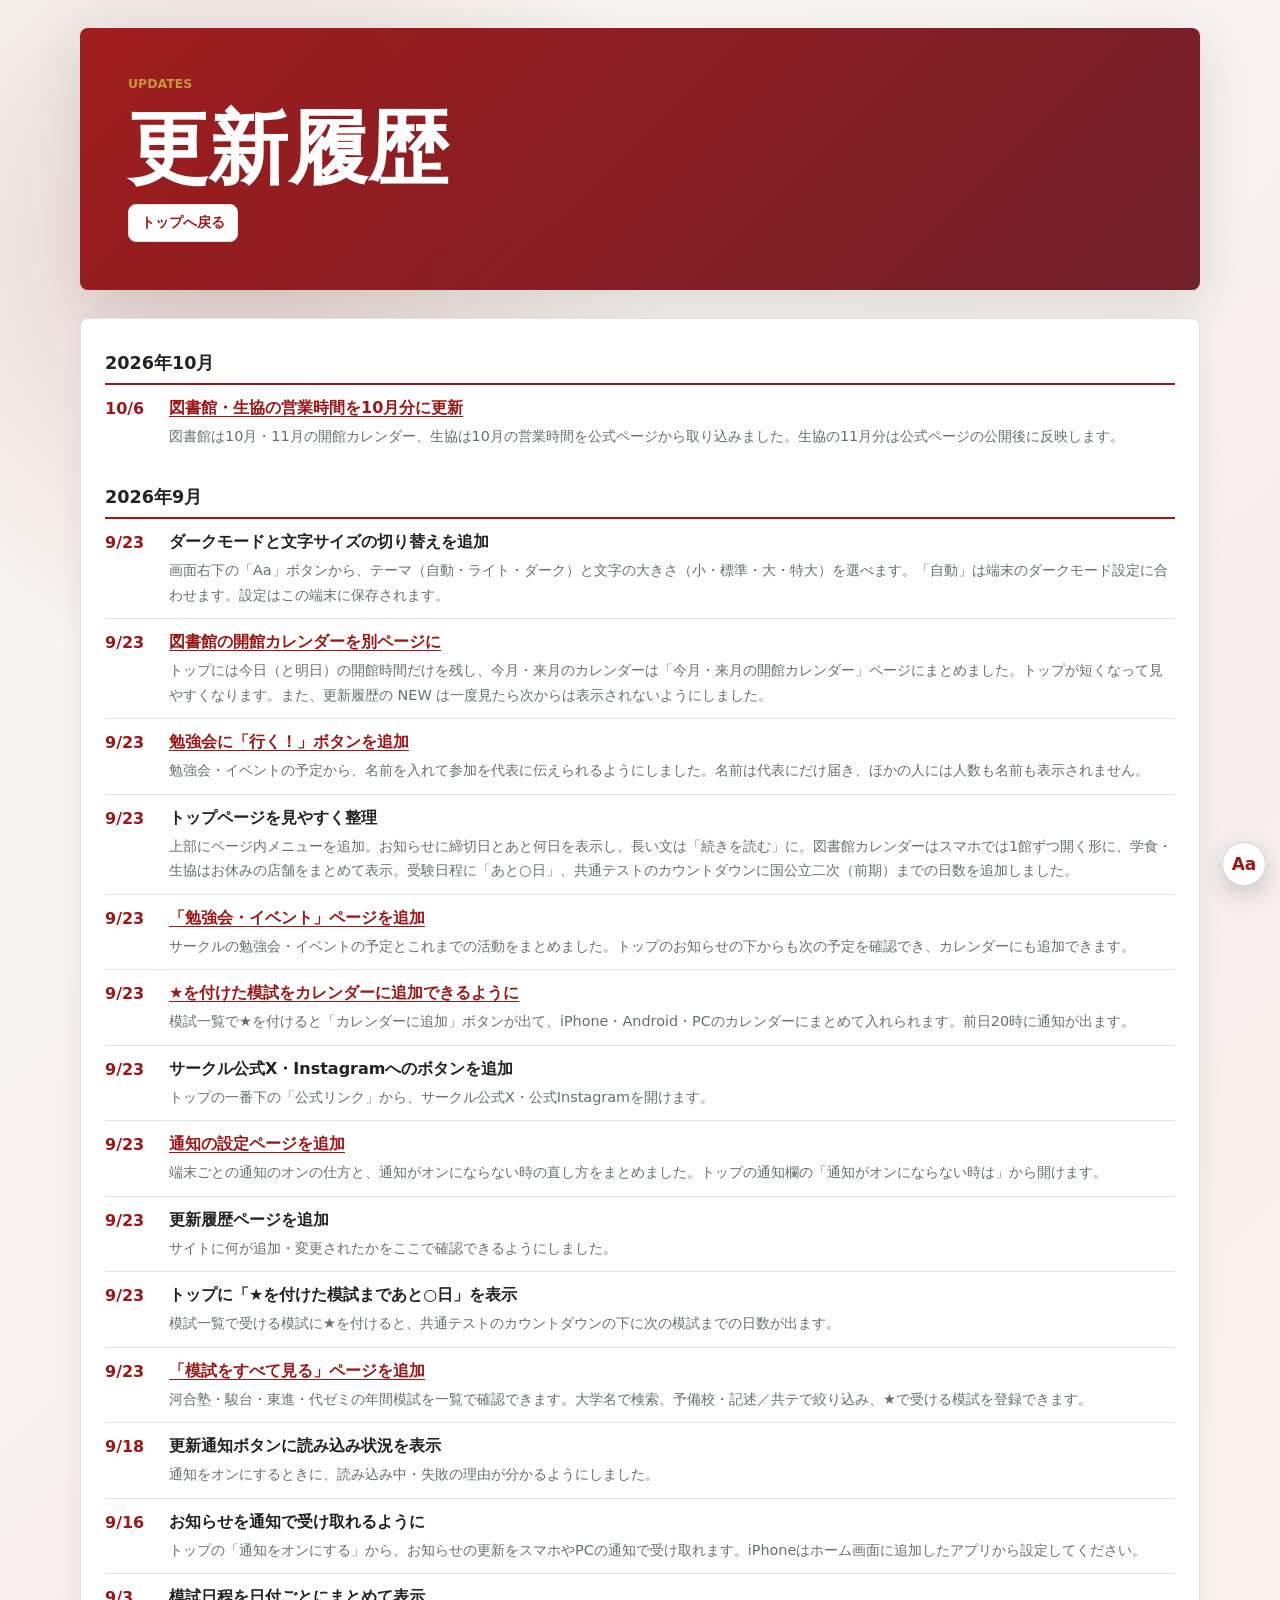
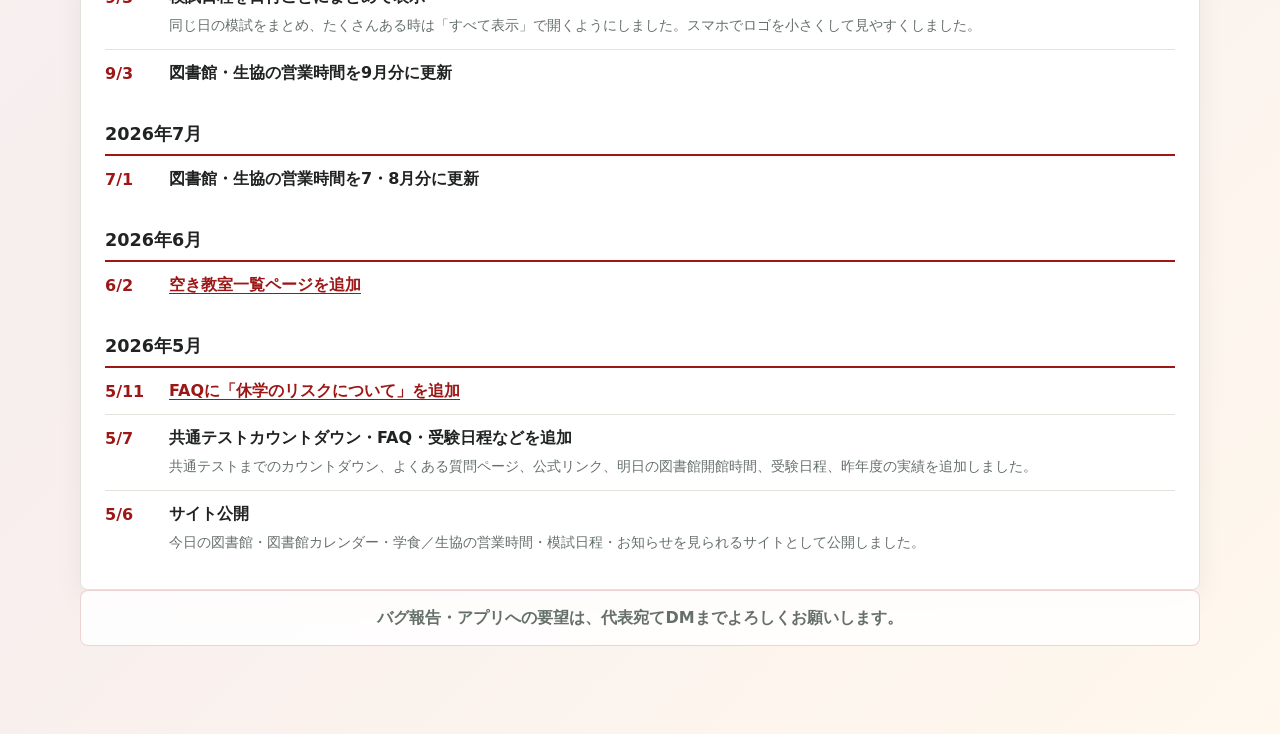
<file: updates.html>
<!doctype html>
<html lang="ja">
  <head>
    <meta charset="utf-8" />
    <meta name="viewport" content="width=device-width, initial-scale=1" />
    <meta name="theme-color" content="#9d1717" />
    <meta name="apple-mobile-web-app-capable" content="yes" />
    <meta name="apple-mobile-web-app-title" content="立命館仮面浪人サークル" />
    <title>更新履歴 | 立命館仮面浪人サークル</title>
    <link rel="icon" type="image/png" href="./assets/ritsumeikan-kamen-logo.png" />
    <link rel="apple-touch-icon" href="./assets/ritsumeikan-kamen-logo.png" />
    <link rel="manifest" href="./site.webmanifest?v=20261006-1" />
    <link rel="stylesheet" href="./styles.css?v=20261006-1" />
    <script src="./display-settings.js?v=20261006-1"></script>
  </head>
  <body>
    <main class="page">
      <header class="faq-hero">
        <p class="eyebrow">UPDATES</p>
        <h1>更新履歴</h1>
        <a class="source-link" href="./index.html">トップへ戻る</a>
      </header>

      <section class="section changelog-panel" aria-label="更新履歴">
        <div id="changelogFull"></div>
      </section>

      <footer class="site-footer">
        <p>バグ報告・アプリへの要望は、代表宛てDMまでよろしくお願いします。</p>
      </footer>
    </main>

    <script src="./changelog.js?v=20261006-1"></script>
    <script src="./updates.js?v=20261006-1"></script>
  </body>
</html>
</file>
<file: styles.css>
:root {
  color-scheme: light;
  --paper: #f7f8f4;
  --surface: #ffffff;
  --ink: #202322;
  --muted: #66706b;
  --line: #dfe5dd;
  --green: #9d1717;
  --green-soft: #f7e6e6;
  --red: #9d1717;
  --red-soft: #fff0ed;
  --gold: #c7953d;
  --gold-soft: #fff8ed;
  --aqua: #dceff0;
  --shadow: 0 18px 50px rgba(31, 42, 35, 0.12);
  --accent-ink: #9d1717;
  --surface-glass: rgba(255, 255, 255, 0.86);
  --open-soft: #f4fbf6;
  --special-soft: #fff8d8;
  --missing-soft: #f3f5f1;
  --gold-line: #ead3aa;
  --gold-ink: #8a5d12;
  --ok-ink: #1f6b3a;
  --line-strong: #cbd9d0;
  --red-line: #efd5d0;
  --cal-sun: #ffe7e3;
  --cal-holiday: #ffe7e3;
  --cal-special: #e1f5f5;
  --cal-short: #f4fbf6;
  --page-bg:
    radial-gradient(circle at 18% 10%, rgba(157, 23, 23, 0.16), transparent 28rem),
    linear-gradient(135deg, #f7f8f4, #f7eeee 56%, #fff8ed);
  font-family: "Hiragino Kaku Gothic ProN", "Yu Gothic", Meiryo, system-ui, sans-serif;
}

* {
  box-sizing: border-box;
}

[hidden] {
  display: none !important;
}

html {
  scroll-behavior: smooth;
}

body {
  min-height: 100vh;
  margin: 0;
  background: var(--page-bg);
  color: var(--ink);
}

a {
  color: inherit;
}

.page {
  width: min(1120px, calc(100% - 32px));
  margin: 0 auto;
  padding: 28px 0 48px;
}

.side-tabs {
  position: fixed;
  left: 10px;
  top: 50%;
  z-index: 30;
  display: grid;
  gap: 8px;
  width: 146px;
  transform: translateY(-50%);
  transition: width 160ms ease;
}

.side-tabs__toggle,
.side-tabs__links a {
  min-height: 42px;
  border: 1px solid rgba(33, 79, 58, 0.2);
  border-radius: 8px;
  background: var(--surface-glass);
  color: var(--accent-ink);
  box-shadow: 0 8px 24px rgba(31, 42, 35, 0.14);
  font: inherit;
  font-weight: 900;
  text-decoration: none;
}

.side-tabs__toggle {
  width: 46px;
  display: inline-grid;
  place-items: center;
  gap: 4px;
  padding: 0;
  cursor: pointer;
}

.side-tabs__toggle span {
  width: 18px;
  height: 2px;
  border-radius: 999px;
  background: currentColor;
}

.side-tabs__links {
  display: grid;
  gap: 8px;
}

.side-tabs__links a {
  display: flex;
  align-items: center;
  padding: 0 12px;
  white-space: nowrap;
}

.side-tabs__links a:hover,
.side-tabs__toggle:hover {
  filter: brightness(0.97);
}

.side-tabs.is-collapsed {
  width: 46px;
}

.side-tabs.is-collapsed .side-tabs__links {
  display: none;
}

.hero-countdown {
  max-width: 640px;
  display: grid;
  gap: 10px;
  margin: 0 0 22px;
  border: 1px solid rgba(255, 255, 255, 0.22);
  border-radius: 8px;
  padding: 14px;
  background: rgba(255, 255, 255, 0.12);
}

.hero-countdown h2 {
  margin-bottom: 0;
  color: #fff;
  font-size: 1rem;
  line-height: 1.2;
}

.hero-countdown__title p:last-child {
  margin-bottom: 0;
  color: rgba(255, 255, 255, 0.76);
  font-weight: 900;
}

.countdown-clock {
  display: grid;
  grid-template-columns: repeat(4, minmax(64px, 1fr));
  gap: 8px;
}

.countdown-clock span {
  min-width: 0;
  display: grid;
  place-items: center;
  border: 1px solid rgba(255, 255, 255, 0.16);
  border-radius: 8px;
  padding: 10px 8px;
  background: rgba(255, 255, 255, 0.14);
}

.countdown-clock strong {
  color: #fff;
  font-size: clamp(1.35rem, 4vw, 2rem);
  line-height: 1;
}

.countdown-clock small {
  margin-top: 5px;
  color: rgba(255, 255, 255, 0.72);
  font-size: 0.72rem;
  font-weight: 900;
}

.hero {
  min-height: 340px;
  display: grid;
  grid-template-columns: minmax(0, 1fr) minmax(240px, 0.42fr);
  align-items: stretch;
  gap: clamp(20px, 4vw, 44px);
  margin-bottom: 18px;
  overflow: hidden;
  border-radius: 8px;
  background:
    linear-gradient(135deg, rgba(157, 23, 23, 0.97), rgba(104, 18, 29, 0.94)),
    url("data:image/svg+xml,%3Csvg width='900' height='420' viewBox='0 0 900 420' xmlns='http://www.w3.org/2000/svg'%3E%3Cpath d='M0 334C126 212 246 360 380 246C514 132 604 66 754 130C822 158 862 144 900 116V420H0Z' fill='%23ffffff' fill-opacity='.12'/%3E%3Cpath d='M74 84h228v14H74zM74 122h178v14H74zM636 250h170v14H636zM636 288h118v14H636z' fill='%23ffffff' fill-opacity='.16'/%3E%3Ccircle cx='716' cy='120' r='68' fill='%23e7b95a' fill-opacity='.18'/%3E%3C/svg%3E");
  background-size: cover;
  box-shadow: var(--shadow);
  color: #fff;
}

.hero__content {
  display: grid;
  align-content: center;
  padding: clamp(26px, 6vw, 58px);
}

.hero__visual {
  display: grid;
  place-items: center;
  min-height: 240px;
  padding: 24px;
}

.hero__logo {
  width: min(100%, 300px);
  aspect-ratio: 1;
  object-fit: cover;
  border-radius: 50%;
  border: 5px solid rgba(255, 255, 255, 0.72);
  box-shadow: 0 24px 70px rgba(0, 0, 0, 0.32);
}

.faq-hero {
  display: grid;
  align-content: center;
  gap: 12px;
  min-height: 220px;
  margin-bottom: 18px;
  border-radius: 8px;
  padding: clamp(26px, 6vw, 48px);
  background: linear-gradient(135deg, rgba(157, 23, 23, 0.97), rgba(104, 18, 29, 0.94));
  box-shadow: var(--shadow);
  color: #fff;
}

.faq-hero h1 {
  margin-bottom: 4px;
}

.faq-hero .source-link {
  width: fit-content;
  color: var(--accent-ink);
}

.eyebrow {
  margin: 0 0 8px;
  color: var(--gold);
  font-size: 0.78rem;
  font-weight: 800;
  letter-spacing: 0;
  text-transform: uppercase;
}

h1,
h2,
h3,
p {
  margin-top: 0;
}

h1 {
  max-width: 11em;
  margin-bottom: 14px;
  font-size: clamp(2.2rem, 7vw, 5rem);
  line-height: 0.96;
  letter-spacing: 0;
}

.lead {
  max-width: 43rem;
  margin-bottom: 26px;
  color: rgba(255, 255, 255, 0.86);
  line-height: 1.8;
}

.hero__meta {
  display: flex;
  flex-wrap: wrap;
  align-items: center;
  gap: 12px;
}

.hero__meta span,
.primary-link {
  min-height: 42px;
  display: inline-flex;
  align-items: center;
  border-radius: 8px;
  padding: 0 14px;
  font-weight: 800;
}

.hero__meta span {
  background: rgba(255, 255, 255, 0.16);
}

.primary-link {
  background: var(--surface);
  color: var(--accent-ink);
  text-decoration: none;
}

.section,
.alert,
.side-note {
  border-radius: 8px;
}

.section {
  margin-top: 28px;
  scroll-margin-top: 18px;
}

.section__header {
  display: flex;
  align-items: center;
  justify-content: space-between;
  gap: 14px;
  margin-bottom: 13px;
}

.section__header--stack {
  align-items: flex-start;
}

.section__header h2,
.side-note h2 {
  margin-bottom: 0;
  font-size: 1.3rem;
  line-height: 1.3;
}

.section__header span {
  color: var(--muted);
  font-size: 0.9rem;
  font-weight: 800;
}

.section__header p {
  max-width: 44rem;
  margin: 8px 0 0;
  color: var(--muted);
  line-height: 1.7;
}

.source-link,
.source-pill {
  min-height: 38px;
  display: inline-flex;
  align-items: center;
  border-radius: 8px;
  padding: 0 12px;
  font-size: 0.88rem;
  font-weight: 900;
  white-space: nowrap;
}

.source-link {
  border: 1px solid var(--line);
  background: var(--surface);
  color: var(--accent-ink);
  text-decoration: none;
}

.detail-link {
  width: fit-content;
  min-height: 32px;
  display: inline-flex;
  align-items: center;
  margin-top: 9px;
  border-radius: 8px;
  padding: 0 10px;
  background: var(--green);
  color: #fff;
  font-size: 0.78rem;
  font-weight: 900;
  text-decoration: none;
}

.source-pill {
  background: var(--green-soft);
  color: var(--accent-ink);
}

.alert {
  display: grid;
  grid-template-columns: 92px minmax(0, 1fr);
  gap: 18px;
  align-items: center;
  margin-top: 28px;
  padding: 18px;
  border: 1px solid var(--gold-line);
  background: var(--gold-soft);
}

.alert__label {
  display: grid;
  place-items: center;
  min-height: 58px;
  border-radius: 8px;
  background: var(--gold);
  color: #fff;
  font-weight: 900;
}

.alert h2 {
  margin-bottom: 6px;
  font-size: 1.1rem;
}

.alert p,
.card p,
.event p,
.side-note p,
.mock-exam p {
  margin-bottom: 0;
  color: var(--muted);
  line-height: 1.7;
}

.mock-exam {
  padding: clamp(18px, 4vw, 28px);
  border: 1px solid var(--line-strong);
  background: var(--surface);
  box-shadow: 0 8px 28px rgba(31, 42, 35, 0.06);
}

.mock-exam__count {
  margin: 0 0 12px;
  color: var(--muted);
  font-weight: 900;
}

.exam-list {
  display: grid;
  border-top: 1px solid var(--line);
}

.exam-row {
  display: grid;
  grid-template-columns: 120px minmax(0, 1fr);
  gap: 16px;
  padding: 14px 0;
  border-bottom: 1px solid var(--line);
}

.exam-row:last-child {
  border-bottom: 0;
}

.exam-row time {
  color: var(--accent-ink);
  font-weight: 900;
}

.exam-row h3 {
  margin-bottom: 4px;
  font-size: 1rem;
  line-height: 1.45;
}

.exam-row p {
  margin: 0;
  color: var(--muted);
  line-height: 1.6;
}

.exam-group {
  display: grid;
  grid-template-columns: 96px minmax(0, 1fr);
  gap: 14px;
  padding: 12px 0;
  border-bottom: 1px solid var(--line);
}

.exam-group[hidden] {
  display: none;
}

.exam-group:last-of-type {
  border-bottom: 0;
}

.exam-group time {
  padding-top: 2px;
  color: var(--accent-ink);
  font-weight: 900;
  line-height: 1.4;
}

.exam-group__items {
  display: grid;
  gap: 10px;
}

.exam-item h3 {
  margin-bottom: 2px;
  font-size: 0.98rem;
  line-height: 1.45;
}

.exam-item p {
  margin: 0;
  color: var(--muted);
  font-size: 0.88rem;
  line-height: 1.5;
}

.exam-list__toggle {
  width: 100%;
  min-height: 42px;
  margin-top: 12px;
  border: 1px solid var(--line);
  border-radius: 8px;
  background: var(--surface);
  color: var(--accent-ink);
  font: inherit;
  font-weight: 900;
  cursor: pointer;
}

.exam-list__toggle:hover {
  filter: brightness(0.97);
}

.push-section[hidden] {
  display: none;
}

.push-card {
  display: grid;
  grid-template-columns: minmax(0, 1fr) auto;
  gap: 16px 24px;
  align-items: center;
  padding: clamp(16px, 3vw, 22px) clamp(18px, 4vw, 28px);
  border: 1px solid var(--gold-line);
  border-radius: 8px;
  background: var(--gold-soft);
}

.push-card__text h2 {
  margin-bottom: 6px;
  font-size: 1.1rem;
}

.push-card__text p {
  margin: 0;
  color: var(--muted);
  font-size: 0.92rem;
  line-height: 1.7;
}

.push-card__action {
  display: grid;
  gap: 8px;
  justify-items: stretch;
  min-width: 200px;
}

.push-button {
  min-height: 44px;
  border: 0;
  border-radius: 8px;
  padding: 0 18px;
  background: var(--red);
  color: #fff;
  font: inherit;
  font-weight: 900;
  cursor: pointer;
  box-shadow: 0 8px 20px rgba(157, 23, 23, 0.22);
}

.push-button:hover {
  filter: brightness(1.05);
}

.push-button:disabled {
  cursor: default;
  background: #b9b0a4;
  box-shadow: none;
}

.push-status {
  margin: 0;
  color: var(--muted);
  font-size: 0.85rem;
  line-height: 1.6;
}

.push-status[data-state="on"] {
  color: var(--ok-ink);
  font-weight: 700;
}

.push-status[data-state="blocked"],
.push-status[data-state="error"] {
  color: var(--accent-ink);
}

.library-hours {
  --green: #214f3a;
  --green-soft: #e5f0e9;
  --red: #a63c32;
  padding: clamp(18px, 4vw, 28px);
  border: 1px solid var(--line);
  background: var(--surface-glass);
  box-shadow: 0 8px 28px rgba(31, 42, 35, 0.06);
}

.today-library {
  --green: #214f3a;
  --green-soft: #e5f0e9;
  --red: #a63c32;
  padding: clamp(16px, 4vw, 24px);
  border: 1px solid var(--line);
  background: var(--surface-glass);
  box-shadow: 0 8px 28px rgba(31, 42, 35, 0.06);
}

.today-library-grid {
  display: grid;
  grid-template-columns: repeat(auto-fit, minmax(210px, 1fr));
  gap: 8px;
}

.today-library-card {
  min-width: 0;
  display: grid;
  grid-template-columns: minmax(0, 1fr) auto;
  align-items: center;
  gap: 10px;
  border: 1px solid var(--line);
  border-radius: 8px;
  padding: 10px 12px;
  background: var(--open-soft);
}

.today-library-card.is-closed {
  background: var(--red-soft);
}

.today-library-card h3 {
  margin-bottom: 4px;
  color: var(--ink);
  font-size: 0.94rem;
  line-height: 1.35;
}

.today-library-card p {
  margin-bottom: 0;
  color: var(--accent-ink);
  font-size: 0.92rem;
  font-weight: 900;
  line-height: 1.35;
}

.today-library-card.is-closed p {
  color: var(--accent-ink);
}

.today-library-card__tomorrow {
  min-width: 72px;
  display: grid;
  justify-items: end;
  gap: 2px;
  border-left: 1px solid var(--line);
  padding-left: 10px;
  color: var(--muted);
  text-align: right;
}

.today-library-card__tomorrow span {
  font-size: 0.68rem;
  font-weight: 900;
}

.today-library-card__tomorrow strong {
  color: var(--accent-ink);
  font-size: 0.78rem;
  line-height: 1.25;
}

.today-library-card__tomorrow.is-closed strong {
  color: var(--accent-ink);
}

.coop-hours {
  padding: clamp(18px, 4vw, 28px);
  border: 1px solid var(--line);
  background: var(--surface);
  box-shadow: 0 8px 28px rgba(31, 42, 35, 0.06);
}

.control-row,
.month-controls {
  display: flex;
  flex-wrap: wrap;
  gap: 8px;
  margin-bottom: 10px;
}

.campus-controls {
  margin-bottom: 14px;
}

.control-row button,
.month-controls button {
  min-height: 40px;
  border: 1px solid var(--line);
  border-radius: 8px;
  padding: 0 14px;
  background: var(--surface);
  color: var(--ink);
  font: inherit;
  font-weight: 900;
  cursor: pointer;
}

.campus-controls button {
  min-width: 72px;
}

.control-row button.is-active,
.month-controls button.is-active {
  border-color: var(--accent-ink);
  background: var(--green);
  color: #fff;
}

.library-grid {
  display: grid;
  grid-template-columns: repeat(2, minmax(0, 1fr));
  gap: 14px;
}

.library-card {
  min-width: 0;
  overflow: hidden;
  border: 1px solid var(--line);
  border-radius: 8px;
  background: var(--surface);
}

.library-card__header {
  display: flex;
  align-items: center;
  justify-content: space-between;
  gap: 12px;
  padding: 14px 14px 0;
}

.library-card h3 {
  margin-bottom: 0;
  font-size: 1rem;
  line-height: 1.45;
}

.library-card__header > span {
  border-radius: 999px;
  padding: 5px 9px;
  background: var(--green-soft);
  color: var(--accent-ink);
  font-size: 0.78rem;
  font-weight: 900;
}

.library-month {
  overflow-x: auto;
  padding: 12px 14px 14px;
  -webkit-overflow-scrolling: touch;
}

.library-weekdays,
.library-days {
  display: grid;
  grid-template-columns: repeat(7, minmax(0, 1fr));
  gap: 5px;
}

.library-weekdays {
  margin-bottom: 6px;
}

.library-weekdays span {
  display: grid;
  place-items: center;
  min-height: 24px;
  border-radius: 4px;
  background: transparent;
  color: var(--muted);
  font-size: 0.76rem;
}

.library-day {
  min-width: 0;
  min-height: 58px;
  display: grid;
  align-content: space-between;
  gap: 4px;
  border: 1px solid var(--line);
  border-radius: 6px;
  padding: 6px;
  background: var(--day-bg, var(--surface));
}

.library-day--blank {
  border-color: transparent;
  background: transparent;
}

.library-day__date {
  color: var(--ink);
  font-size: 0.82rem;
  font-weight: 900;
}

.library-day__hours {
  color: var(--muted);
  font-size: 0.72rem;
  font-weight: 800;
  line-height: 1.25;
  word-break: keep-all;
}

.library-day.is-closed .library-day__hours {
  color: var(--accent-ink);
}

.library-day.is-sunday .library-day__date,
.library-day.is-sunday .library-day__hours {
  color: var(--accent-ink);
}

.library-day.is-today {
  border-color: var(--gold);
  box-shadow: inset 0 0 0 2px var(--gold), 0 0 0 2px rgba(199, 149, 61, 0.18);
}

.library-day.is-today .library-day__date::after {
  content: "今日";
  display: inline-flex;
  align-items: center;
  min-height: 18px;
  margin-left: 5px;
  border-radius: 999px;
  padding: 0 6px;
  background: var(--gold);
  color: #fff;
  font-size: 0.68rem;
  font-weight: 900;
}

.coop-range {
  margin: 0 0 8px;
  color: var(--muted);
  font-weight: 900;
}

.coop-table-wrap {
  overflow-x: auto;
  border: 1px solid var(--line);
  border-radius: 8px;
  background: var(--surface);
}

.coop-table {
  width: 100%;
  min-width: 1180px;
  border-collapse: separate;
  border-spacing: 0;
}

.coop-table th,
.coop-table td {
  border-right: 1px solid var(--line);
  border-bottom: 1px solid var(--line);
  padding: 10px;
  vertical-align: top;
}

.coop-table tr:last-child th,
.coop-table tr:last-child td {
  border-bottom: 0;
}

.coop-table th:last-child,
.coop-table td:last-child {
  border-right: 0;
}

.coop-table thead th {
  background: var(--green);
  color: #fff;
  font-size: 0.84rem;
  text-align: left;
}

.coop-table thead th:first-child {
  min-width: 230px;
}

.coop-table thead th span,
.coop-table thead th small,
.coop-table tbody th strong,
.coop-table tbody th span,
.coop-status,
.coop-hours-text {
  display: block;
}

.coop-table thead th small {
  margin-top: 2px;
  font-size: 0.72rem;
  opacity: 0.78;
}

.coop-table tbody th {
  background: var(--surface);
  color: var(--ink);
  font-size: 0.9rem;
  text-align: left;
}

.coop-table tbody th span {
  margin-top: 4px;
  color: var(--muted);
  font-size: 0.78rem;
  font-weight: 800;
}

.coop-table td {
  min-width: 104px;
  background: var(--surface);
}

.coop-table td.is-open {
  background: var(--open-soft);
}

.coop-table td.is-special {
  background: var(--special-soft);
}

.coop-table td.is-closed {
  background: var(--red-soft);
}

.coop-table td.is-missing {
  background: var(--missing-soft);
}

.coop-status {
  color: var(--accent-ink);
  font-weight: 900;
}

.coop-table td.is-closed .coop-status,
.coop-table td.is-closed .coop-hours-text {
  color: var(--accent-ink);
}

.coop-hours-text {
  margin-top: 4px;
  color: var(--muted);
  font-size: 0.76rem;
  font-weight: 800;
  line-height: 1.35;
}

.coop-cards {
  display: grid;
  grid-template-columns: repeat(auto-fit, minmax(176px, 1fr));
  gap: 6px;
}

.coop-card {
  min-width: 0;
  border: 1px solid var(--line);
  border-radius: 8px;
  padding: 9px 10px;
  background: var(--surface);
}

.coop-card.is-open {
  background: var(--open-soft);
}

.coop-card.is-special {
  background: var(--special-soft);
}

.coop-card.is-closed {
  background: var(--red-soft);
}

.coop-card__heading {
  display: flex;
  align-items: flex-start;
  justify-content: space-between;
  gap: 8px;
}

.coop-card h3 {
  margin-bottom: 0;
  font-size: 0.9rem;
  line-height: 1.32;
}

.coop-card__heading span {
  flex-shrink: 0;
  border-radius: 999px;
  padding: 3px 6px;
  background: var(--green-soft);
  color: var(--accent-ink);
  font-size: 0.68rem;
  font-weight: 900;
}

.coop-card__hours {
  margin: 5px 0 0;
  color: var(--muted);
  font-size: 0.84rem;
  font-weight: 900;
  line-height: 1.3;
}

.coop-card.is-closed .coop-card__hours {
  color: var(--accent-ink);
}

.quick-links,
.notice-grid,
.resource-grid,
.contact-grid,
.official-link-grid {
  display: grid;
  gap: 12px;
}

.quick-links {
  grid-template-columns: repeat(4, minmax(0, 1fr));
}

.official-link-grid {
  grid-template-columns: repeat(2, minmax(0, 1fr));
}

.notice-grid,
.resource-grid,
.contact-grid {
  grid-template-columns: repeat(3, minmax(0, 1fr));
}

.quick-link,
.official-link,
.card,
.event,
.side-note {
  border: 1px solid var(--line);
  background: var(--surface);
  box-shadow: 0 8px 28px rgba(31, 42, 35, 0.06);
}

.quick-link {
  min-height: 74px;
  display: grid;
  align-items: center;
  border-radius: 8px;
  padding: 14px;
  font-weight: 900;
  text-decoration: none;
}

.official-link {
  min-height: 56px;
  display: flex;
  align-items: center;
  justify-content: center;
  border-radius: 8px;
  padding: 12px;
  color: var(--accent-ink);
  font-weight: 900;
  text-align: center;
  text-decoration: none;
}

.quick-link:hover,
.official-link:hover,
.card a:hover,
.source-link:hover,
.detail-link:hover {
  filter: brightness(0.96);
}

.hero-link-row,
.room-import-actions {
  display: flex;
  flex-wrap: wrap;
  gap: 10px;
}

.rooms-hero p {
  max-width: 52rem;
  margin-bottom: 4px;
  color: rgba(255, 255, 255, 0.86);
  line-height: 1.8;
}

.room-filter-grid {
  display: grid;
  grid-template-columns: minmax(0, 0.74fr) minmax(0, 1fr) minmax(0, 1.1fr);
  gap: 14px;
}

.room-filter-label {
  display: block;
  margin-bottom: 8px;
  color: var(--muted);
  font-size: 0.78rem;
  font-weight: 900;
}

.room-day-controls,
.room-period-controls {
  display: grid;
}

.room-day-controls {
  grid-template-columns: repeat(6, minmax(0, 1fr));
}

.room-period-controls {
  grid-template-columns: repeat(7, minmax(0, 1fr));
}

.room-day-controls button,
.room-period-controls button {
  min-width: 0;
  padding: 0 8px;
}

.room-summary-grid {
  display: grid;
  grid-template-columns: repeat(3, minmax(0, 1fr));
  gap: 8px;
  margin-bottom: 12px;
}

.room-summary-card {
  display: grid;
  gap: 6px;
  border: 1px solid rgba(157, 23, 23, 0.14);
  border-radius: 8px;
  padding: 12px;
  background: var(--surface);
}

.room-summary-card span {
  color: var(--muted);
  font-size: 0.76rem;
  font-weight: 900;
}

.room-summary-card strong {
  color: var(--accent-ink);
  font-size: 1.4rem;
  line-height: 1;
}

.room-grid {
  display: grid;
  grid-template-columns: repeat(2, minmax(0, 1fr));
  gap: 10px;
}

.room-building-card {
  min-width: 0;
  border: 1px solid var(--line);
  border-radius: 8px;
  padding: 12px;
  background: var(--surface);
}

.room-building-card h3 {
  margin-bottom: 9px;
  color: var(--accent-ink);
  font-size: 0.96rem;
}

.room-chip-list {
  display: flex;
  flex-wrap: wrap;
  gap: 6px;
}

.room-chip-list span {
  min-height: 30px;
  display: inline-flex;
  align-items: center;
  border-radius: 999px;
  padding: 0 10px;
  background: var(--green-soft);
  color: var(--accent-ink);
  font-size: 0.82rem;
  font-weight: 900;
}

.occupied-list {
  display: grid;
  gap: 7px;
}

.occupied-room-row {
  display: flex;
  align-items: center;
  justify-content: space-between;
  gap: 12px;
  border: 1px solid var(--line);
  border-radius: 8px;
  padding: 9px 11px;
  background: var(--surface);
}

.occupied-room-row strong {
  color: var(--accent-ink);
}

.occupied-room-row span {
  color: var(--muted);
  font-size: 0.84rem;
  font-weight: 800;
  text-align: right;
}

.room-import textarea {
  width: 100%;
  min-height: 190px;
  resize: vertical;
  border: 1px solid var(--line);
  border-radius: 8px;
  padding: 12px;
  background: var(--surface);
  color: var(--ink);
  font: 0.86rem/1.55 ui-monospace, SFMono-Regular, Consolas, "Liberation Mono", monospace;
}

.primary-action,
.ghost-action {
  min-height: 42px;
  border-radius: 8px;
  padding: 0 15px;
  font: inherit;
  font-weight: 900;
  cursor: pointer;
}

.primary-action {
  border: 1px solid var(--green);
  background: var(--green);
  color: #fff;
}

.ghost-action {
  border: 1px solid var(--line);
  background: var(--surface);
  color: var(--accent-ink);
}

.room-format {
  margin-top: 14px;
  border: 1px solid var(--line);
  border-radius: 8px;
  padding: 12px;
  background: var(--surface);
}

.room-format summary {
  color: var(--accent-ink);
  font-weight: 900;
  cursor: pointer;
}

.room-format p {
  margin: 10px 0;
  color: var(--muted);
  line-height: 1.7;
}

.room-format pre {
  overflow-x: auto;
  margin: 0;
  border-radius: 8px;
  padding: 12px;
  background: var(--paper);
}

.card {
  min-height: 178px;
  display: grid;
  align-content: start;
  border-radius: 8px;
  padding: 18px;
}

.card__tag {
  width: fit-content;
  min-height: 30px;
  display: inline-flex;
  align-items: center;
  margin-bottom: 16px;
  border-radius: 999px;
  padding: 0 10px;
  background: var(--green-soft);
  color: var(--accent-ink);
  font-size: 0.78rem;
  font-weight: 900;
}

.card h3,
.event h3 {
  margin-bottom: 7px;
  font-size: 1rem;
  line-height: 1.45;
}

.card a {
  width: fit-content;
  min-height: 36px;
  display: inline-flex;
  align-items: center;
  margin-top: 16px;
  border-bottom: 2px solid var(--gold);
  color: var(--ink);
  font-weight: 900;
  text-decoration: none;
}

.section--split {
  display: grid;
  grid-template-columns: minmax(0, 1fr) 320px;
  gap: 18px;
  align-items: start;
}

.timeline {
  display: grid;
  gap: 12px;
}

.event {
  display: grid;
  grid-template-columns: 116px minmax(0, 1fr);
  gap: 16px;
  border-radius: 8px;
  padding: 18px;
}

.event time {
  color: var(--accent-ink);
  font-weight: 900;
}

.event__place {
  display: inline-block;
  margin-top: 8px;
  color: var(--accent-ink);
  font-size: 0.88rem;
  font-weight: 800;
}

.side-note {
  padding: 22px;
  background: var(--red-soft);
  border-color: var(--red-line);
}

.side-note .eyebrow {
  color: var(--accent-ink);
}

.empty-state {
  min-height: 96px;
  display: grid;
  place-items: center;
  border: 1px dashed var(--line-strong);
  border-radius: 8px;
  color: var(--muted);
  text-align: center;
}

.faq-list {
  display: grid;
  gap: 10px;
  padding: clamp(18px, 4vw, 28px);
  border: 1px solid var(--line);
  background: var(--surface);
  box-shadow: 0 8px 28px rgba(31, 42, 35, 0.06);
}

.faq-item {
  border: 1px solid var(--line);
  border-radius: 8px;
  padding: 0;
  background: var(--surface);
  overflow: hidden;
}

.faq-item summary {
  position: relative;
  min-height: 54px;
  display: flex;
  align-items: center;
  padding: 14px 46px 14px 16px;
  color: var(--accent-ink);
  font-size: 1rem;
  font-weight: 900;
  line-height: 1.45;
  cursor: pointer;
  list-style: none;
}

.faq-item summary::-webkit-details-marker {
  display: none;
}

.faq-item summary::after {
  content: "+";
  position: absolute;
  right: 16px;
  top: 50%;
  width: 26px;
  height: 26px;
  display: grid;
  place-items: center;
  border-radius: 999px;
  background: var(--green-soft);
  transform: translateY(-50%);
  color: var(--accent-ink);
  font-size: 1rem;
  font-weight: 900;
}

.faq-item[open] summary {
  border-bottom: 1px solid var(--line);
  background: var(--gold-soft);
}

.faq-item[open] summary::after {
  content: "-";
}

.faq-item p {
  margin: 14px 16px 0;
  color: var(--muted);
  line-height: 1.7;
}

.faq-reference {
  width: fit-content;
  min-height: 34px;
  display: inline-flex;
  align-items: center;
  margin: 10px 16px 16px;
  border-radius: 8px;
  padding: 0 10px;
  background: var(--green-soft);
  color: var(--accent-ink);
  font-size: 0.82rem;
  font-weight: 900;
  text-decoration: none;
}

.faq-reference:hover {
  filter: brightness(0.97);
}

.leave-map {
  display: grid;
  grid-template-columns: minmax(0, 1.15fr) minmax(260px, 0.85fr);
  gap: 14px;
  margin: 16px;
}

.leave-map__lane {
  min-width: 0;
  border: 1px solid var(--line);
  border-radius: 8px;
  padding: 14px;
  background: var(--surface);
}

.leave-map__lane--risk {
  border-color: var(--red-line);
  background: var(--red-soft);
}

.leave-map__lane h3 {
  margin-bottom: 12px;
  color: var(--accent-ink);
  font-size: 0.98rem;
}

.leave-steps {
  display: grid;
  gap: 10px;
  margin: 0;
  padding: 0;
  list-style: none;
  counter-reset: step;
}

.leave-steps li {
  position: relative;
  display: grid;
  grid-template-columns: 34px minmax(0, 1fr);
  column-gap: 10px;
  row-gap: 3px;
  align-items: start;
  border: 1px solid var(--line);
  border-radius: 8px;
  padding: 10px;
  background: var(--gold-soft);
}

.leave-steps li:not(:last-child)::after {
  content: "";
  position: absolute;
  left: 26px;
  bottom: -11px;
  width: 2px;
  height: 10px;
  background: var(--green);
}

.leave-steps span {
  grid-row: span 2;
  width: 30px;
  height: 30px;
  display: grid;
  place-items: center;
  border-radius: 999px;
  background: var(--green);
  color: #fff;
  font-size: 0.82rem;
  font-weight: 900;
}

.leave-steps strong,
.risk-chain strong {
  color: var(--ink);
  font-size: 0.92rem;
  line-height: 1.35;
}

.leave-steps small,
.risk-chain span {
  color: var(--muted);
  font-size: 0.78rem;
  font-weight: 800;
  line-height: 1.45;
}

.risk-chain {
  display: grid;
  gap: 8px;
}

.risk-chain div {
  display: grid;
  gap: 3px;
  border-left: 5px solid var(--green);
  border-radius: 8px;
  padding: 10px 12px;
  background: var(--surface);
}

.risk-chain div:last-child {
  border-left-color: var(--accent-ink);
  background: var(--red-soft);
}

.semester-flow {
  margin-top: 12px;
  border: 1px solid var(--red-line);
  border-radius: 8px;
  padding: 12px;
  background: var(--surface);
}

.semester-flow h4 {
  margin: 0 0 10px;
  color: var(--accent-ink);
  font-size: 0.9rem;
}

.semester-flow ol {
  display: grid;
  gap: 10px;
  margin: 0;
  padding: 0;
  list-style: none;
}

.semester-flow li {
  position: relative;
  display: grid;
  grid-template-columns: 28px minmax(0, 1fr);
  gap: 9px;
  align-items: start;
  border: 1px solid var(--line);
  border-radius: 8px;
  padding: 10px;
  background: var(--gold-soft);
}

.semester-flow li:not(:last-child)::after {
  content: "";
  position: absolute;
  left: 23px;
  bottom: -11px;
  width: 2px;
  height: 10px;
  background: var(--red);
}

.semester-flow li > span {
  width: 26px;
  height: 26px;
  display: grid;
  place-items: center;
  border-radius: 999px;
  background: var(--red);
  color: #fff;
  font-size: 0.74rem;
  font-weight: 900;
}

.semester-flow strong {
  display: block;
  color: var(--ink);
  font-size: 0.86rem;
  line-height: 1.45;
}

.semester-flow small {
  display: block;
  margin-top: 3px;
  color: var(--muted);
  font-size: 0.75rem;
  font-weight: 800;
  line-height: 1.55;
}

.risk-list {
  display: grid;
  gap: 8px;
  margin: 12px 0 0;
  padding-left: 1.15rem;
  color: var(--muted);
  line-height: 1.65;
}

.result-list {
  display: flex;
  flex-wrap: wrap;
  gap: 8px;
  margin: 14px 16px 0;
}

.results-section .result-list {
  margin: 0;
}

.entrance-date-grid {
  display: grid;
  grid-template-columns: repeat(4, minmax(0, 1fr));
  gap: 8px;
}

.entrance-date-card {
  min-width: 0;
  display: grid;
  gap: 7px;
  border: 1px solid rgba(157, 23, 23, 0.18);
  border-radius: 8px;
  padding: 12px;
  background: var(--surface);
}

.entrance-date-card span {
  color: var(--accent-ink);
  font-size: 0.76rem;
  font-weight: 900;
}

.entrance-date-card strong {
  color: var(--ink);
  font-size: 0.92rem;
  line-height: 1.45;
}

.site-footer {
  border: 1px solid rgba(157, 23, 23, 0.18);
  border-radius: 8px;
  padding: 14px 16px;
  background: var(--surface-glass);
  color: var(--muted);
  font-weight: 900;
  line-height: 1.6;
  text-align: center;
}

.site-footer p {
  margin: 0;
}

.result-list span {
  border: 1px solid var(--line);
  border-radius: 999px;
  padding: 7px 10px;
  background: var(--gold-soft);
  color: var(--ink);
  font-size: 0.82rem;
  font-weight: 900;
  line-height: 1.3;
}

@media (max-width: 900px) {
  .hero,
  .section--split {
    grid-template-columns: 1fr;
  }

  .hero__visual {
    min-height: 180px;
    padding-top: 0;
  }

  .quick-links,
  .official-link-grid,
  .notice-grid,
  .resource-grid,
  .contact-grid,
  .library-grid,
  .room-grid {
    grid-template-columns: repeat(2, minmax(0, 1fr));
  }

  .room-filter-grid {
    grid-template-columns: 1fr;
  }
}

@media (max-width: 620px) {
  .page {
    width: min(100% - 22px, 560px);
    padding-top: 11px;
  }

  .side-tabs {
    left: 7px;
    top: auto;
    bottom: 76px;
    width: 132px;
    transform: none;
  }

  .side-tabs.is-collapsed {
    width: 42px;
  }

  .side-tabs__toggle {
    width: 42px;
    min-height: 40px;
  }

  .side-tabs__links a {
    min-height: 38px;
    padding: 0 10px;
    font-size: 0.82rem;
  }

  .hero-countdown {
    gap: 12px;
    margin-bottom: 11px;
  }

  .countdown-clock {
    grid-template-columns: repeat(4, minmax(0, 1fr));
    gap: 6px;
  }

  .countdown-clock span {
    padding: 8px 4px;
  }

  .leave-map {
    grid-template-columns: 1fr;
  }

  .hero {
    min-height: 0;
  }

  .hero__content {
    padding: 26px 20px;
  }

  .alert,
  .event,
  .exam-row {
    grid-template-columns: 1fr;
  }

  .exam-group {
    grid-template-columns: 1fr;
    gap: 6px;
  }

  .push-card {
    grid-template-columns: 1fr;
  }

  .push-card__action {
    min-width: 0;
  }

  .exam-group time {
    padding-top: 0;
    font-size: 0.9rem;
  }

  .hero__visual {
    min-height: 0;
    padding: 0 20px 22px;
  }

  .hero__logo {
    width: min(100%, 132px);
    border-width: 3px;
    box-shadow: 0 12px 32px rgba(0, 0, 0, 0.28);
  }

  .section__header--stack {
    flex-direction: column;
  }

  .library-month {
    overflow-x: visible;
    padding: 10px 8px 12px;
  }

  .library-card__header {
    padding: 12px 10px 0;
  }

  .library-card h3 {
    font-size: 0.9rem;
  }

  .library-card__header > span {
    padding: 4px 7px;
    font-size: 0.68rem;
  }

  .library-weekdays,
  .library-days {
    min-width: 0;
    gap: 3px;
  }

  .library-weekdays span {
    min-height: 20px;
    font-size: 0.66rem;
  }

  .library-day {
    min-height: 47px;
    border-radius: 5px;
    padding: 4px 3px;
    gap: 2px;
  }

  .library-day__date {
    font-size: 0.7rem;
  }

  .library-day__hours {
    font-size: 0.58rem;
    line-height: 1.16;
    word-break: normal;
    overflow-wrap: normal;
  }

  .library-day.is-today .library-day__date::after {
    min-height: 14px;
    margin-left: 2px;
    padding: 0 3px;
    font-size: 0.55rem;
  }

  .coop-table-wrap {
    overflow-x: visible;
    border: 0;
    background: transparent;
  }

  .campus-controls {
    display: grid;
    grid-template-columns: repeat(3, minmax(0, 1fr));
  }

  .campus-controls button {
    width: 100%;
    min-width: 0;
    padding: 0 8px;
  }

  .coop-cards {
    grid-template-columns: repeat(2, minmax(0, 1fr));
    gap: 7px;
  }

  .coop-card {
    padding: 10px;
  }

  .coop-card__heading {
    display: block;
  }

  .coop-card h3 {
    font-size: 0.86rem;
    line-height: 1.35;
  }

  .coop-card__heading span {
    max-width: 100%;
    display: inline-flex;
    margin-top: 6px;
    padding: 3px 6px;
    font-size: 0.66rem;
    line-height: 1.2;
    white-space: normal;
  }

  .coop-card__hours {
    font-size: 0.78rem;
    line-height: 1.35;
  }

  .coop-card .detail-link {
    min-height: 28px;
    margin-top: 7px;
    padding: 0 8px;
    font-size: 0.72rem;
  }

  .quick-links,
  .official-link-grid,
  .notice-grid,
  .resource-grid,
  .contact-grid,
  .entrance-date-grid,
  .library-grid,
  .room-grid {
    grid-template-columns: 1fr;
  }

  .room-summary-grid {
    grid-template-columns: repeat(3, minmax(0, 1fr));
    gap: 6px;
  }

  .room-summary-card {
    padding: 9px 8px;
  }

  .room-summary-card strong {
    font-size: 1.08rem;
  }

  .room-day-controls {
    grid-template-columns: repeat(6, minmax(0, 1fr));
  }

  .room-period-controls {
    grid-template-columns: repeat(4, minmax(0, 1fr));
  }

  .occupied-room-row {
    display: grid;
    gap: 4px;
  }

  .occupied-room-row span {
    text-align: left;
  }

  .room-import-actions {
    display: grid;
    grid-template-columns: 1fr;
  }
}

/* ===== 模試日程一覧ページ (mock-exams.html) ===== */
.mock-exam__all {
  width: 100%;
  min-height: 44px;
  display: flex;
  align-items: center;
  justify-content: center;
  margin-top: 10px;
  border-radius: 8px;
  background: var(--green);
  color: #fff;
  font-weight: 900;
  text-decoration: none;
}

.mock-exam__all:hover {
  filter: brightness(0.94);
}

.mx-hero p:not(.eyebrow) {
  max-width: 52rem;
  margin-bottom: 4px;
  color: rgba(255, 255, 255, 0.86);
  line-height: 1.8;
}

.mx-next {
  margin-top: 0;
}

.mx-next__card {
  display: grid;
  grid-template-columns: minmax(0, 1fr) auto;
  gap: 16px;
  align-items: center;
  padding: clamp(16px, 4vw, 24px);
  border: 1px solid var(--gold-line);
  border-radius: 8px;
  background: var(--gold-soft);
  box-shadow: 0 8px 28px rgba(31, 42, 35, 0.06);
}

.mx-next__text {
  display: grid;
  gap: 4px;
  min-width: 0;
}

.mx-next__label {
  color: var(--gold);
  font-size: 0.8rem;
  font-weight: 900;
}

.mx-next__name {
  font-size: 1.15rem;
  line-height: 1.4;
}

.mx-next__meta {
  color: var(--muted);
  font-size: 0.88rem;
  line-height: 1.5;
}

.mx-next__count {
  display: flex;
  align-items: baseline;
  gap: 2px;
  color: var(--accent-ink);
  font-weight: 900;
  white-space: nowrap;
}

.mx-next__count strong {
  font-size: clamp(2rem, 8vw, 2.8rem);
  line-height: 1;
}

.mx-next__hint,
.mx-next__empty {
  margin: 8px 2px 0;
  color: var(--muted);
  font-size: 0.85rem;
  line-height: 1.6;
}

.mx-panel,
.mx-results {
  padding: clamp(16px, 4vw, 24px);
  border: 1px solid var(--line);
  background: var(--surface);
  box-shadow: 0 8px 28px rgba(31, 42, 35, 0.06);
}

.mx-panel {
  display: grid;
  gap: 12px;
  margin-top: 16px;
}

.mx-label {
  display: block;
  margin-bottom: 6px;
  color: var(--muted);
  font-size: 0.8rem;
  font-weight: 900;
}

.mx-search input {
  width: 100%;
  min-height: 46px;
  border: 1px solid var(--line);
  border-radius: 8px;
  padding: 0 14px;
  background: var(--paper);
  color: var(--ink);
  font: inherit;
  font-size: max(16px, 1rem);
}

.mx-search input:focus {
  outline: 2px solid var(--green);
  outline-offset: 1px;
  background: var(--surface);
}

.mx-chips {
  margin-bottom: 0;
}

.mx-toggles {
  display: flex;
  flex-wrap: wrap;
  gap: 8px 18px;
}

.mx-switch {
  display: inline-flex;
  align-items: center;
  gap: 8px;
  min-height: 36px;
  font-weight: 800;
  font-size: 0.92rem;
  cursor: pointer;
}

.mx-switch input {
  width: 20px;
  height: 20px;
  accent-color: var(--accent-ink);
}

.mx-results {
  margin-top: 16px;
}

.mx-results__head {
  display: flex;
  flex-wrap: wrap;
  align-items: center;
  justify-content: space-between;
  gap: 8px;
  margin-bottom: 10px;
}

.mx-results__head .mock-exam__count {
  margin: 0;
}

.mx-reset {
  min-height: 36px;
  font-size: 0.85rem;
}

.mx-months {
  position: sticky;
  top: 0;
  z-index: 5;
  display: flex;
  flex-wrap: wrap;
  gap: 6px;
  margin: 0 -4px 6px;
  padding: 8px 4px;
  background: var(--surface-glass);
  backdrop-filter: blur(6px);
}

.mx-months:empty {
  display: none;
}

.mx-months a {
  min-height: 32px;
  display: inline-flex;
  align-items: center;
  border: 1px solid var(--line);
  border-radius: 999px;
  padding: 0 11px;
  background: var(--surface);
  color: var(--accent-ink);
  font-size: 0.82rem;
  font-weight: 900;
  text-decoration: none;
}

.mx-month {
  scroll-margin-top: 64px;
}

.mx-month__head {
  display: flex;
  align-items: baseline;
  gap: 8px;
  margin: 14px 0 0;
  padding: 8px 0;
  border-bottom: 2px solid var(--green);
  font-size: 1.15rem;
}

.mx-month__head small {
  color: var(--muted);
  font-size: 0.82rem;
}

.mx-day {
  border-bottom: 1px solid var(--line);
}

.mx-month .mx-day:last-child {
  border-bottom: 0;
}

.mx-day.is-past {
  opacity: 0.55;
}

.mx-day.is-today {
  margin: 0 -8px;
  padding-left: 8px;
  padding-right: 8px;
  border-radius: 8px;
  background: var(--green-soft);
}

.mx-day__when {
  display: grid;
  align-content: start;
  justify-items: start;
  gap: 4px;
}

.mx-day__when time {
  color: var(--accent-ink);
  font-weight: 900;
  line-height: 1.4;
}

.mx-badge {
  border-radius: 999px;
  padding: 2px 8px;
  background: var(--gold-soft);
  color: var(--gold-ink);
  font-size: 0.74rem;
  font-weight: 900;
  white-space: nowrap;
}

.mx-badge.is-today {
  background: var(--red);
  color: #fff;
}

.mx-badge.is-past {
  background: var(--missing-soft);
  color: var(--muted);
}

.mx-item {
  display: grid;
  grid-template-columns: minmax(0, 1fr) auto;
  gap: 10px;
  align-items: start;
}

.mx-item__body {
  min-width: 0;
}

.mx-item__meta {
  display: flex;
  flex-wrap: wrap;
  align-items: center;
  gap: 5px 6px;
  margin-top: 4px !important;
}

.mx-tag {
  border-radius: 6px;
  padding: 1px 7px;
  font-size: 0.75rem;
  font-weight: 900;
  line-height: 1.6;
}

.mx-tag.is-kawai { background: #e4edf9; color: #1d4f91; }
.mx-tag.is-sundai { background: #e7f2ea; color: #25613d; }
.mx-tag.is-toshin { background: #fde9e7; color: #a4271c; }
.mx-tag.is-yozemi { background: #f1e9f7; color: #6b3a8c; }

.mx-tag--cat {
  border: 1px solid var(--line);
  background: var(--surface);
  color: var(--ink);
}

.mx-tag--cat.is-kyote {
  border-color: var(--gold-line);
  background: var(--gold-soft);
  color: var(--gold-ink);
}

.mx-fee {
  color: var(--muted);
  font-size: 0.8rem;
}

.mx-star {
  width: 40px;
  height: 40px;
  border: 1px solid var(--line);
  border-radius: 8px;
  background: var(--surface);
  color: #b6b9b5;
  font-size: 1.25rem;
  line-height: 1;
  cursor: pointer;
}

.mx-star.is-on {
  border-color: var(--gold-line);
  background: var(--gold-soft);
  color: var(--gold);
}

.mx-empty {
  display: grid;
  gap: 6px;
  padding: 28px 12px;
  text-align: center;
}

.mx-empty p {
  margin: 0;
  color: var(--muted);
}

.mx-note {
  margin: 16px 4px 0;
  color: var(--muted);
  font-size: 0.8rem;
  line-height: 1.7;
}

@media (max-width: 620px) {
  .mx-day {
    grid-template-columns: 1fr;
    gap: 6px;
  }

  .mx-day__when {
    display: flex;
    align-items: center;
    gap: 8px;
  }

  .mx-next__card {
    gap: 10px;
  }
}

/* ===== トップ: ★を付けた模試までのカウントダウン ===== */
.hero-mock {
  max-width: 640px;
  display: grid;
  gap: 8px;
  margin: -12px 0 22px;
  border: 1px solid rgba(255, 255, 255, 0.22);
  border-radius: 8px;
  padding: 12px 14px;
  background: rgba(255, 255, 255, 0.12);
  color: #fff;
  text-decoration: none;
}

.hero-mock:hover {
  background: rgba(255, 255, 255, 0.16);
}

.hero-mock--hint {
  display: block;
  padding: 10px 14px;
  color: rgba(255, 255, 255, 0.82);
  font-size: 0.85rem;
  font-weight: 800;
  line-height: 1.5;
}

.hero-mock__main {
  display: grid;
  grid-template-columns: minmax(0, 1fr) auto;
  gap: 12px;
  align-items: center;
}

.hero-mock__text {
  display: grid;
  gap: 2px;
  min-width: 0;
}

.hero-mock__label {
  color: var(--gold);
  font-size: 0.78rem;
  font-weight: 900;
}

.hero-mock__name {
  font-size: 1.02rem;
  line-height: 1.4;
}

.hero-mock__meta {
  color: rgba(255, 255, 255, 0.72);
  font-size: 0.8rem;
  font-weight: 800;
}

.hero-mock__count {
  display: flex;
  align-items: baseline;
  gap: 2px;
  border: 1px solid rgba(255, 255, 255, 0.16);
  border-radius: 8px;
  padding: 8px 12px;
  background: rgba(255, 255, 255, 0.14);
  white-space: nowrap;
}

.hero-mock__count strong {
  font-size: clamp(1.5rem, 5vw, 2rem);
  line-height: 1;
}

.hero-mock__count small {
  color: rgba(255, 255, 255, 0.78);
  font-size: 0.78rem;
  font-weight: 900;
}

.hero-mock__list {
  display: grid;
  gap: 4px;
  margin: 0;
  padding: 8px 0 0;
  border-top: 1px solid rgba(255, 255, 255, 0.16);
  list-style: none;
  font-size: 0.82rem;
}

.hero-mock__list li {
  display: flex;
  justify-content: space-between;
  gap: 10px;
  color: rgba(255, 255, 255, 0.86);
  font-weight: 700;
}

.hero-mock__list li span {
  min-width: 0;
  overflow: hidden;
  text-overflow: ellipsis;
  white-space: nowrap;
}

.hero-mock__list li b {
  flex: none;
  color: #fff;
}

.hero-mock__list .hero-mock__more {
  color: rgba(255, 255, 255, 0.64);
}

@media (max-width: 620px) {
  .hero-mock {
    margin: 0 0 11px;
  }
}

/* ===== 更新履歴 (トップの欄 / updates.html) ===== */
.changelog-entry,
.changelog-panel {
  padding: clamp(16px, 4vw, 24px);
  border: 1px solid var(--line);
  background: var(--surface);
  box-shadow: 0 8px 28px rgba(31, 42, 35, 0.06);
}

.changelog-entry .section__header {
  margin-bottom: 6px;
}

.changelog-list {
  display: grid;
  margin: 0;
  padding: 0;
  list-style: none;
}

.changelog-item {
  display: grid;
  grid-template-columns: 52px minmax(0, 1fr);
  gap: 12px;
  padding: 11px 0;
  border-bottom: 1px solid var(--line);
}

.changelog-item:last-child {
  border-bottom: 0;
}

.changelog-item time {
  padding-top: 1px;
  color: var(--accent-ink);
  font-weight: 900;
  line-height: 1.45;
}

.changelog-item__body {
  min-width: 0;
}

.changelog-item__title {
  display: inline;
  color: var(--ink);
  font-weight: 900;
  line-height: 1.5;
}

a.changelog-item__title {
  color: var(--accent-ink);
  text-decoration: underline;
  text-underline-offset: 3px;
}

.changelog-item p {
  margin: 4px 0 0;
  color: var(--muted);
  font-size: 0.9rem;
  line-height: 1.7;
}

.changelog-new {
  display: inline-block;
  margin-left: 6px;
  border-radius: 999px;
  padding: 1px 7px;
  background: var(--red);
  color: #fff;
  font-size: 0.68rem;
  font-weight: 900;
  line-height: 1.5;
  vertical-align: 2px;
  text-decoration: none;
}

.changelog-month {
  margin: 18px 0 0;
  padding: 8px 0;
  border-bottom: 2px solid var(--green);
  font-size: 1.1rem;
}

.changelog-month:first-child {
  margin-top: 0;
}

/* ===== 通知の設定ページ (notify.html) ===== */
.push-help {
  justify-self: start;
  color: var(--accent-ink);
  font-size: 0.85rem;
  font-weight: 900;
  text-decoration: underline;
  text-underline-offset: 3px;
}

.notify-steps {
  padding: clamp(16px, 4vw, 24px);
  border: 1px solid var(--line);
  background: var(--surface);
  box-shadow: 0 8px 28px rgba(31, 42, 35, 0.06);
}

.notify-step-grid {
  display: grid;
  grid-template-columns: repeat(3, minmax(0, 1fr));
  gap: 12px;
}

.notify-step-card {
  min-width: 0;
  border: 1px solid var(--line);
  border-radius: 8px;
  padding: 14px 16px;
  background: var(--paper);
}

.notify-step-card h3 {
  margin-bottom: 8px;
  color: var(--accent-ink);
  font-size: 1rem;
}

.notify-step-card ol {
  display: grid;
  gap: 6px;
  margin: 0;
  padding-left: 1.3em;
  line-height: 1.6;
}

.notify-note {
  margin: 10px 0 0;
  color: var(--muted);
  font-size: 0.82rem;
  line-height: 1.6;
}

.notify-trouble .faq-item p {
  margin-top: 10px;
}

.notify-trouble .faq-item p:last-child {
  margin-bottom: 14px;
}

.notify-trouble .faq-item p b {
  color: var(--ink);
}

@media (max-width: 900px) {
  .notify-step-grid {
    grid-template-columns: 1fr;
  }
}

/* ===== 公式リンク欄: サークル公式X / Instagram ===== */
.official-sns {
  margin-top: 12px;
}

.official-link.x-link {
  border-color: #111;
  background: #111;
  color: #fff;
}

.official-link.insta-link {
  border-color: transparent;
  background: linear-gradient(120deg, #7a3bb0, #d1306c 55%, #f0843a);
  color: #fff;
}

.official-links + .site-footer {
  margin-top: 28px;
}

.official-links .official-sns {
  grid-template-columns: repeat(2, minmax(0, 1fr));
}

.official-sns .official-link {
  flex-direction: column;
  gap: 2px;
  line-height: 1.3;
}

.official-sns .official-link small {
  color: rgba(255, 255, 255, 0.75);
  font-size: 0.72rem;
  font-weight: 700;
}

/* ===== カレンダー追加（模試一覧） ===== */
.mx-cal {
  padding: clamp(16px, 4vw, 22px);
  border: 1px solid var(--line);
  border-radius: 8px;
  background: var(--surface);
  box-shadow: 0 8px 28px rgba(31, 42, 35, 0.06);
}

.mx-cal__head {
  display: flex;
  flex-wrap: wrap;
  align-items: center;
  justify-content: space-between;
  gap: 12px;
}

.mx-cal__head h2 {
  margin: 0 0 4px;
  font-size: 1.05rem;
}

.mx-cal__head p,
.mx-cal__note {
  margin: 0;
  color: var(--muted);
  font-size: 0.86rem;
  line-height: 1.6;
}

.mx-cal__button {
  min-height: 44px;
  border-radius: 8px;
  padding: 0 16px;
  font: inherit;
  font-weight: 900;
  cursor: pointer;
}

.mx-cal__google {
  margin: 12px 0 8px;
  border: 1px solid var(--line);
  border-radius: 8px;
  padding: 10px 12px;
  background: var(--paper);
}

.mx-cal__google summary {
  color: var(--accent-ink);
  font-size: 0.88rem;
  font-weight: 900;
  cursor: pointer;
}

.mx-cal__google ul {
  display: grid;
  gap: 6px;
  margin: 10px 0 2px;
  padding-left: 1.2em;
}

.mx-cal__google a {
  color: var(--accent-ink);
  font-size: 0.88rem;
  line-height: 1.5;
}

/* ===== 勉強会・イベント ===== */
.events-entry,
.ev-panel {
  padding: clamp(16px, 4vw, 24px);
  border: 1px solid var(--line);
  border-radius: 8px;
  background: var(--surface);
  box-shadow: 0 8px 28px rgba(31, 42, 35, 0.06);
}

.events-entry .section__header,
.ev-panel .section__header {
  margin-bottom: 12px;
}

.ev-list {
  display: grid;
  gap: 12px;
}

.ev-card {
  display: grid;
  grid-template-columns: 64px minmax(0, 1fr);
  gap: 14px;
  border: 1px solid var(--line);
  border-radius: 8px;
  padding: 14px;
  background: var(--surface);
}

.ev-card.is-today {
  border-color: var(--accent-ink);
  background: var(--red-soft);
}

.ev-card__date {
  align-self: start;
  display: grid;
  align-content: start;
  justify-items: center;
  border-radius: 8px;
  padding: 8px 4px;
  background: var(--green);
  color: #fff;
  line-height: 1.1;
}

.ev-card__date strong {
  font-size: 1.7rem;
}

.ev-card__date small {
  font-size: 0.75rem;
  font-weight: 800;
}

.ev-card__body {
  min-width: 0;
}

.ev-card__head {
  display: flex;
  flex-wrap: wrap;
  align-items: center;
  gap: 8px;
}

.ev-card__head .card__tag {
  margin-bottom: 0;
  min-height: 24px;
}

.ev-card h3 {
  margin: 8px 0 4px;
  font-size: 1.08rem;
  line-height: 1.4;
}

.ev-card__meta {
  display: flex;
  flex-wrap: wrap;
  gap: 2px 12px;
  margin: 0;
  color: var(--ink);
  font-size: 0.9rem;
  font-weight: 700;
  line-height: 1.55;
}

.ev-card__text,
.ev-card__join {
  margin: 8px 0 0;
  color: var(--muted);
  font-size: 0.9rem;
  line-height: 1.7;
}

.ev-card__join {
  color: var(--ink);
}

.ev-badge {
  border-radius: 999px;
  padding: 2px 9px;
  background: var(--gold-soft);
  color: var(--gold-ink);
  font-size: 0.78rem;
  font-weight: 900;
}

.ev-badge.is-today {
  background: var(--red);
  color: #fff;
}

.ev-actions {
  display: flex;
  flex-wrap: wrap;
  gap: 8px;
  margin-top: 12px;
}

.ev-action {
  min-height: 38px;
  display: inline-flex;
  align-items: center;
  border: 1px solid var(--line);
  border-radius: 8px;
  padding: 0 12px;
  background: var(--surface);
  color: var(--accent-ink);
  font: inherit;
  font-size: 0.85rem;
  font-weight: 900;
  text-decoration: none;
  cursor: pointer;
}

.ev-action--primary {
  border-color: var(--accent-ink);
  background: var(--green);
  color: #fff;
}

.ev-empty {
  display: grid;
  gap: 6px;
  justify-items: start;
  border: 1px dashed var(--line);
  border-radius: 8px;
  padding: 18px;
  background: var(--paper);
}

.ev-empty p,
.ev-preview-empty,
.ev-more {
  margin: 0;
  color: var(--muted);
  font-size: 0.9rem;
  line-height: 1.7;
}

.ev-more {
  margin-top: 8px;
  font-size: 0.85rem;
}

.ev-past {
  display: grid;
  margin: 0;
  padding: 0;
  list-style: none;
}

.ev-past__item {
  display: grid;
  grid-template-columns: 118px minmax(0, 1fr);
  gap: 12px;
  padding: 12px 0;
  border-bottom: 1px solid var(--line);
}

.ev-past__item:last-child {
  border-bottom: 0;
}

.ev-past__item time {
  color: var(--accent-ink);
  font-weight: 900;
  font-size: 0.9rem;
  line-height: 1.5;
}

.ev-past__text {
  display: grid;
  gap: 2px;
  min-width: 0;
}

.ev-past__text span,
.ev-past__text p {
  margin: 0;
  color: var(--muted);
  font-size: 0.86rem;
  line-height: 1.6;
}

@media (max-width: 620px) {
  .ev-card {
    grid-template-columns: 54px minmax(0, 1fr);
    gap: 12px;
    padding: 12px;
  }

  .ev-past__item {
    grid-template-columns: 1fr;
    gap: 4px;
  }

  .mx-cal__button {
    width: 100%;
  }
}

/* ===== 受験生向け 見やすさ調整 (2026-09-23) ===== */
.hero-milestones {
  margin: 2px 0 0;
  color: rgba(255, 255, 255, 0.86);
  font-size: 0.84rem;
  font-weight: 800;
  line-height: 1.5;
}

.quick-nav {
  display: flex;
  flex-wrap: wrap;
  gap: 8px;
  margin: 0 0 4px;
}

.quick-nav a {
  min-height: 38px;
  display: inline-flex;
  align-items: center;
  border: 1px solid rgba(157, 23, 23, 0.2);
  border-radius: 999px;
  padding: 0 14px;
  background: var(--surface);
  color: var(--accent-ink);
  font-size: 0.86rem;
  font-weight: 900;
  text-decoration: none;
  box-shadow: 0 4px 14px rgba(31, 42, 35, 0.05);
}

.quick-nav a:hover {
  background: var(--green-soft);
}

.notice-grid .card {
  min-height: 0;
}

.card__head {
  display: flex;
  flex-wrap: wrap;
  align-items: center;
  gap: 8px;
  margin-bottom: 12px;
}

.card__head .card__tag {
  margin-bottom: 0;
}

.card__due {
  border-radius: 999px;
  padding: 4px 10px;
  background: var(--gold-soft);
  color: var(--gold-ink);
  font-size: 0.76rem;
  font-weight: 900;
}

.card__due.is-soon {
  background: var(--red);
  color: #fff;
}

.card__body--clamp {
  display: -webkit-box;
  -webkit-box-orient: vertical;
  -webkit-line-clamp: 3;
  overflow: hidden;
}

.card__body--clamp.is-open {
  display: block;
  -webkit-line-clamp: unset;
}

.card__more {
  width: fit-content;
  margin: -4px 0 6px;
  border: 0;
  padding: 4px 0;
  background: none;
  color: var(--accent-ink);
  font: inherit;
  font-size: 0.86rem;
  font-weight: 900;
  cursor: pointer;
}

details.library-card > summary {
  list-style: none;
  cursor: pointer;
  padding-bottom: 12px;
}

details.library-card > summary::-webkit-details-marker {
  display: none;
}

details.library-card > summary h3::before {
  content: "▸ ";
  color: var(--muted);
}

details.library-card[open] > summary h3::before {
  content: "▾ ";
}

details.library-card[open] > summary {
  padding-bottom: 0;
}

.coop-summary {
  margin: 0 0 10px;
  color: var(--ink);
  font-size: 0.92rem;
  font-weight: 800;
}

.coop-summary.is-all-closed {
  border-radius: 8px;
  padding: 14px;
  background: var(--red-soft);
  color: var(--accent-ink);
}

.coop-closed {
  margin-top: 10px;
  border: 1px solid var(--line);
  border-radius: 8px;
  padding: 10px 12px;
  background: var(--paper);
}

.coop-closed summary {
  color: var(--muted);
  font-size: 0.86rem;
  font-weight: 900;
  cursor: pointer;
}

.coop-closed p {
  margin: 8px 0 0;
  color: var(--muted);
  font-size: 0.85rem;
  line-height: 1.7;
}

.entrance-date-card {
  position: relative;
}

.entrance-date-card__days {
  width: fit-content;
  border-radius: 999px;
  padding: 2px 9px;
  background: var(--green-soft);
  color: var(--accent-ink);
  font-size: 0.78rem;
  font-style: normal;
  font-weight: 900;
}

.entrance-date-card.is-past {
  opacity: 0.55;
}

.faq-entry {
  padding: clamp(16px, 4vw, 24px);
  border: 1px solid var(--line);
  border-radius: 8px;
  background: var(--surface);
  box-shadow: 0 8px 28px rgba(31, 42, 35, 0.06);
}

.faq-entry .section__header--stack {
  flex-direction: row;
  align-items: center;
}

.faq-entry h2,
.faq-entry .section__header {
  margin-bottom: 0;
}

@media (max-width: 620px) {
  .hero {
    position: relative;
  }

  .hero .eyebrow {
    display: none;
  }

  .hero h1 {
    max-width: none;
    padding-right: 62px;
    font-size: clamp(1.25rem, 5.8vw, 2rem);
  }

  .hero__visual {
    position: absolute;
    top: 18px;
    right: 16px;
    padding: 0;
  }

  .hero__logo {
    width: 52px;
    border-width: 2px;
    box-shadow: 0 8px 20px rgba(0, 0, 0, 0.28);
  }

  .quick-nav {
    gap: 6px;
  }

  .quick-nav a {
    min-height: 34px;
    padding: 0 11px;
    font-size: 0.8rem;
  }

  .entrance-date-grid {
    grid-template-columns: repeat(2, minmax(0, 1fr)) !important;
  }
}

/* ===== 参加表明（行く！） ===== */
.ev-rsvp {
  display: grid;
  gap: 8px;
  margin-top: 12px;
  border-top: 1px dashed var(--line);
  padding-top: 12px;
}

.ev-rsvp__go {
  width: fit-content;
  min-height: 44px;
  border-color: var(--accent-ink);
  background: var(--red-soft);
  color: var(--accent-ink);
  font-size: 0.95rem;
  padding: 0 20px;
}

.ev-rsvp__form {
  display: flex;
  flex-wrap: wrap;
  align-items: end;
  gap: 8px;
}

.ev-rsvp__label {
  display: grid;
  gap: 4px;
  flex: 1 1 180px;
  font-size: 0.8rem;
  font-weight: 800;
  color: var(--muted);
}

.ev-rsvp__label input {
  min-height: 40px;
  border: 1px solid var(--line);
  border-radius: 8px;
  padding: 0 10px;
  font: inherit;
  font-size: 1rem;
  color: var(--ink);
}

.ev-rsvp__form .ev-action {
  min-height: 40px;
}

.ev-rsvp__note,
.ev-rsvp__error {
  margin: 0;
  color: var(--muted);
  font-size: 0.8rem;
  line-height: 1.6;
}

.ev-rsvp__error {
  color: var(--accent-ink);
  font-weight: 800;
}

.ev-rsvp__done {
  margin: 0;
  color: var(--ok-ink);
  font-weight: 900;
}

.ev-rsvp__link {
  width: fit-content;
  border: 0;
  padding: 0;
  background: none;
  color: var(--muted);
  font: inherit;
  font-size: 0.82rem;
  text-decoration: underline;
  cursor: pointer;
}

/* ===== 表示設定: ダークモード / 文字サイズ (display-settings.js) ===== */
html[data-font="s"] { font-size: 87.5%; }
html[data-font="l"] { font-size: 112.5%; }
html[data-font="xl"] { font-size: 125%; }

html[data-theme="dark"] {
  color-scheme: dark;
  --paper: #141312;
  --surface: #1e1d1c;
  --surface-glass: rgba(30, 29, 28, 0.9);
  --ink: #ece8e4;
  --muted: #aaa39d;
  --line: #3a3634;
  --line-strong: #4a4542;
  --green: #b52a2a;
  --green-soft: #3a1f1f;
  --red: #b52a2a;
  --red-soft: #3a2020;
  --red-line: #5a3330;
  --accent-ink: #ff9b91;
  --gold: #d8a84e;
  --gold-soft: #33291a;
  --gold-line: #5c4a2a;
  --gold-ink: #e8c27a;
  --ok-ink: #8fd6a6;
  --open-soft: #1b2e22;
  --special-soft: #332f17;
  --missing-soft: #262524;
  --aqua: #1d3233;
  --cal-sun: #3d2322;
  --cal-holiday: #3d2322;
  --cal-special: #1d3233;
  --cal-short: #1b2e22;
  --shadow: 0 18px 50px rgba(0, 0, 0, 0.45);
  --page-bg:
    radial-gradient(circle at 18% 10%, rgba(157, 23, 23, 0.22), transparent 28rem),
    linear-gradient(135deg, #121110, #1a1414 56%, #17140f);
}
html[data-theme="dark"] body { background-attachment: fixed; }
html[data-theme="dark"] .mx-tag.is-kawai { background: #1c2a3d; color: #9cc3f5; }
html[data-theme="dark"] .mx-tag.is-sundai { background: #1b2e22; color: #8fd6a6; }
html[data-theme="dark"] .mx-tag.is-toshin { background: #3a2020; color: #ff9b91; }
html[data-theme="dark"] .mx-tag.is-yozemi { background: #2c2236; color: #cfa8ea; }
html[data-theme="dark"] .mx-star { color: #6d6862; }
html[data-theme="dark"] .push-button:disabled { background: #57504a; }
html[data-theme="dark"] .official-link.x-link { border-color: #555; }
html[data-theme="dark"] img.hero__logo { filter: none; }
html[data-theme="dark"] input,
html[data-theme="dark"] textarea,
html[data-theme="dark"] select { background-color: var(--surface); color: var(--ink); border-color: var(--line-strong); }

/* 設定ボタンとパネル */
.display-fab {
  position: fixed;
  right: max(14px, env(safe-area-inset-right));
  bottom: max(14px, env(safe-area-inset-bottom));
  z-index: 40;
  width: 44px;
  height: 44px;
  display: grid;
  place-items: center;
  border: 1px solid var(--line-strong);
  border-radius: 50%;
  background: var(--surface);
  color: var(--accent-ink);
  box-shadow: 0 8px 24px rgba(0, 0, 0, 0.18);
  font: 900 17px/1 "Hiragino Kaku Gothic ProN", "Yu Gothic", system-ui, sans-serif;
  cursor: pointer;
}
.display-fab:focus-visible { outline: 3px solid var(--gold); outline-offset: 2px; }
.display-panel {
  position: fixed;
  right: max(14px, env(safe-area-inset-right));
  bottom: calc(max(14px, env(safe-area-inset-bottom)) + 54px);
  z-index: 41;
  width: min(300px, calc(100vw - 28px));
  padding: 14px;
  border: 1px solid var(--line-strong);
  border-radius: 12px;
  background: var(--surface);
  color: var(--ink);
  box-shadow: 0 18px 50px rgba(0, 0, 0, 0.28);
  font-size: 15px;
}
.display-panel h2 { margin: 0 0 10px; font-size: 15px; }
.display-panel fieldset { margin: 0 0 12px; padding: 0; border: 0; }
.display-panel fieldset:last-of-type { margin-bottom: 0; }
.display-panel legend { margin-bottom: 6px; color: var(--muted); font-size: 12px; font-weight: 700; }
.display-seg { display: grid; grid-auto-flow: column; grid-auto-columns: 1fr; gap: 4px; padding: 3px; border-radius: 9px; background: var(--missing-soft); }
.display-seg button {
  min-height: 38px;
  border: 0;
  border-radius: 7px;
  background: transparent;
  color: var(--ink);
  font: inherit;
  font-size: 14px;
  font-weight: 700;
  cursor: pointer;
}
.display-seg button[aria-pressed="true"] { background: var(--surface); color: var(--accent-ink); box-shadow: 0 1px 4px rgba(0, 0, 0, 0.18); }
.display-seg--size button:nth-child(1) { font-size: 12px; }
.display-seg--size button:nth-child(3) { font-size: 16px; }
.display-seg--size button:nth-child(4) { font-size: 18px; }
@media print { .display-fab, .display-panel { display: none !important; } }
.page { padding-bottom: 88px; }
</file>
